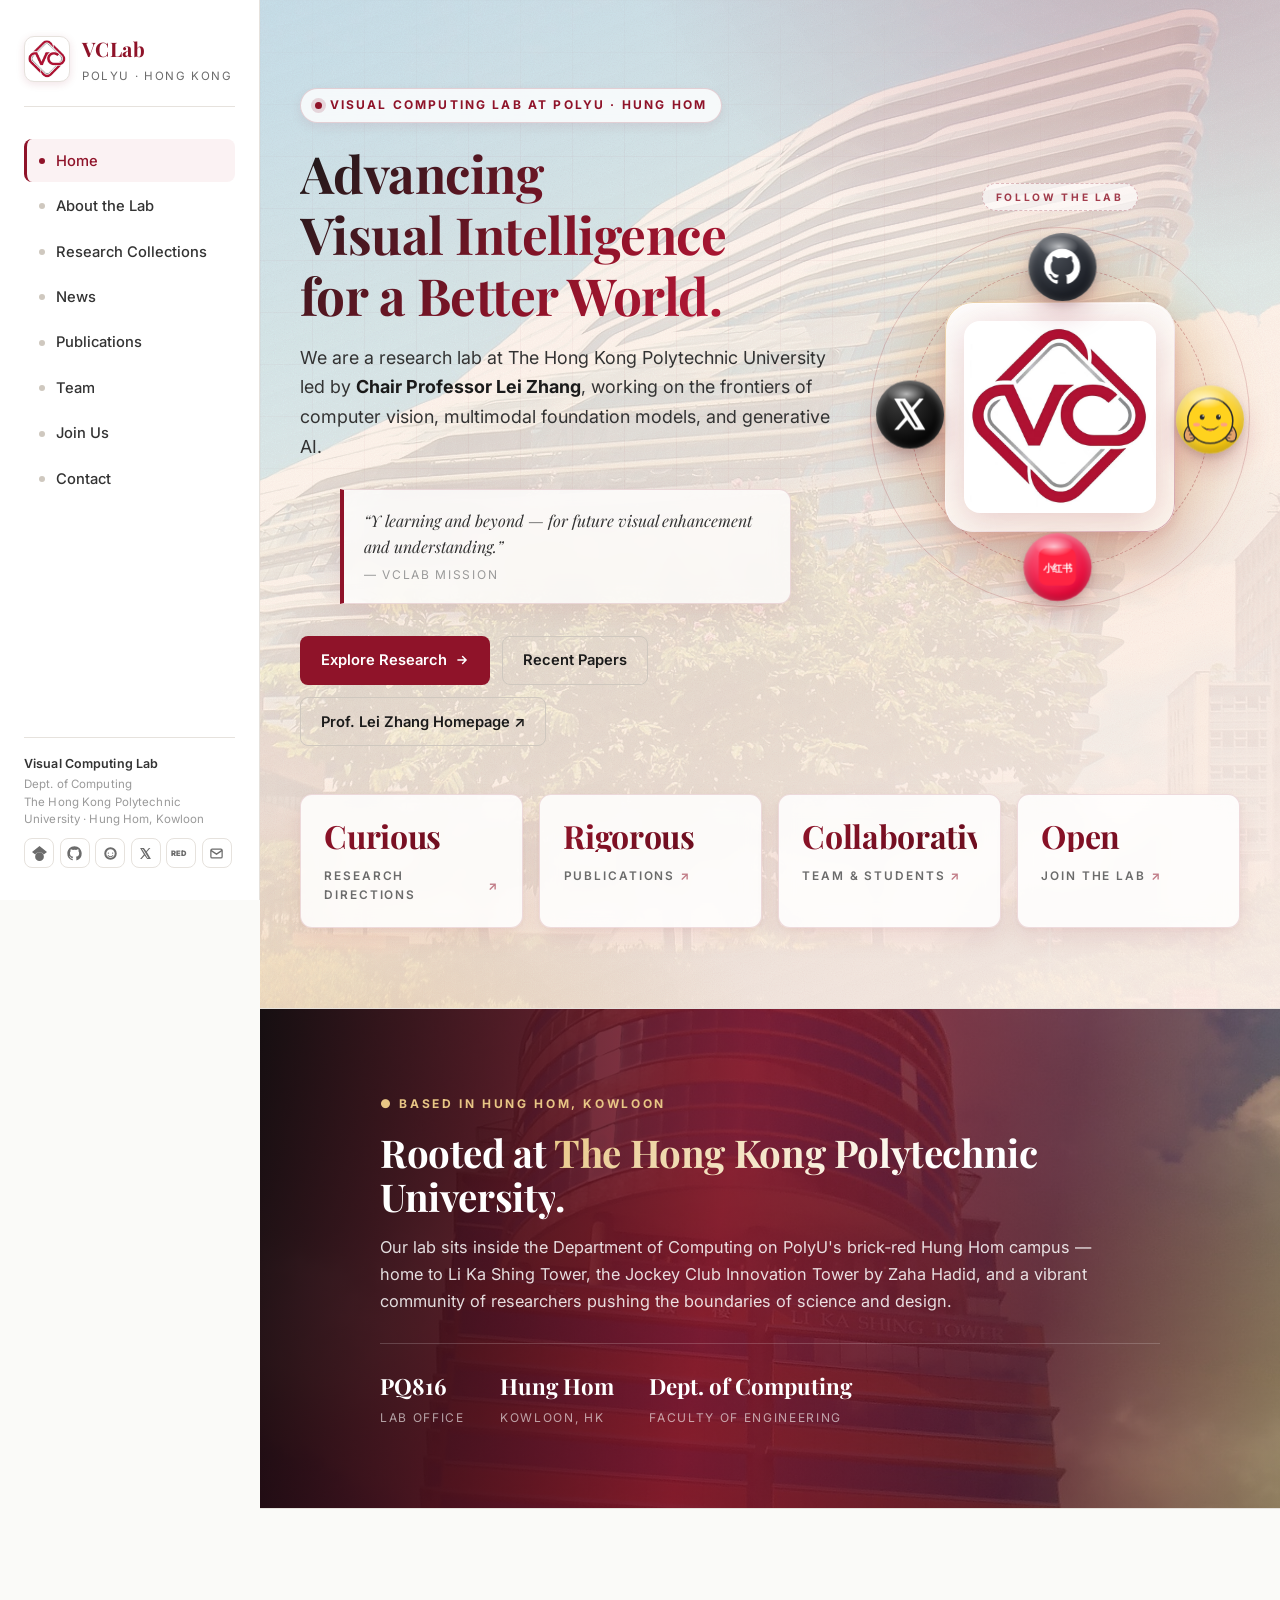
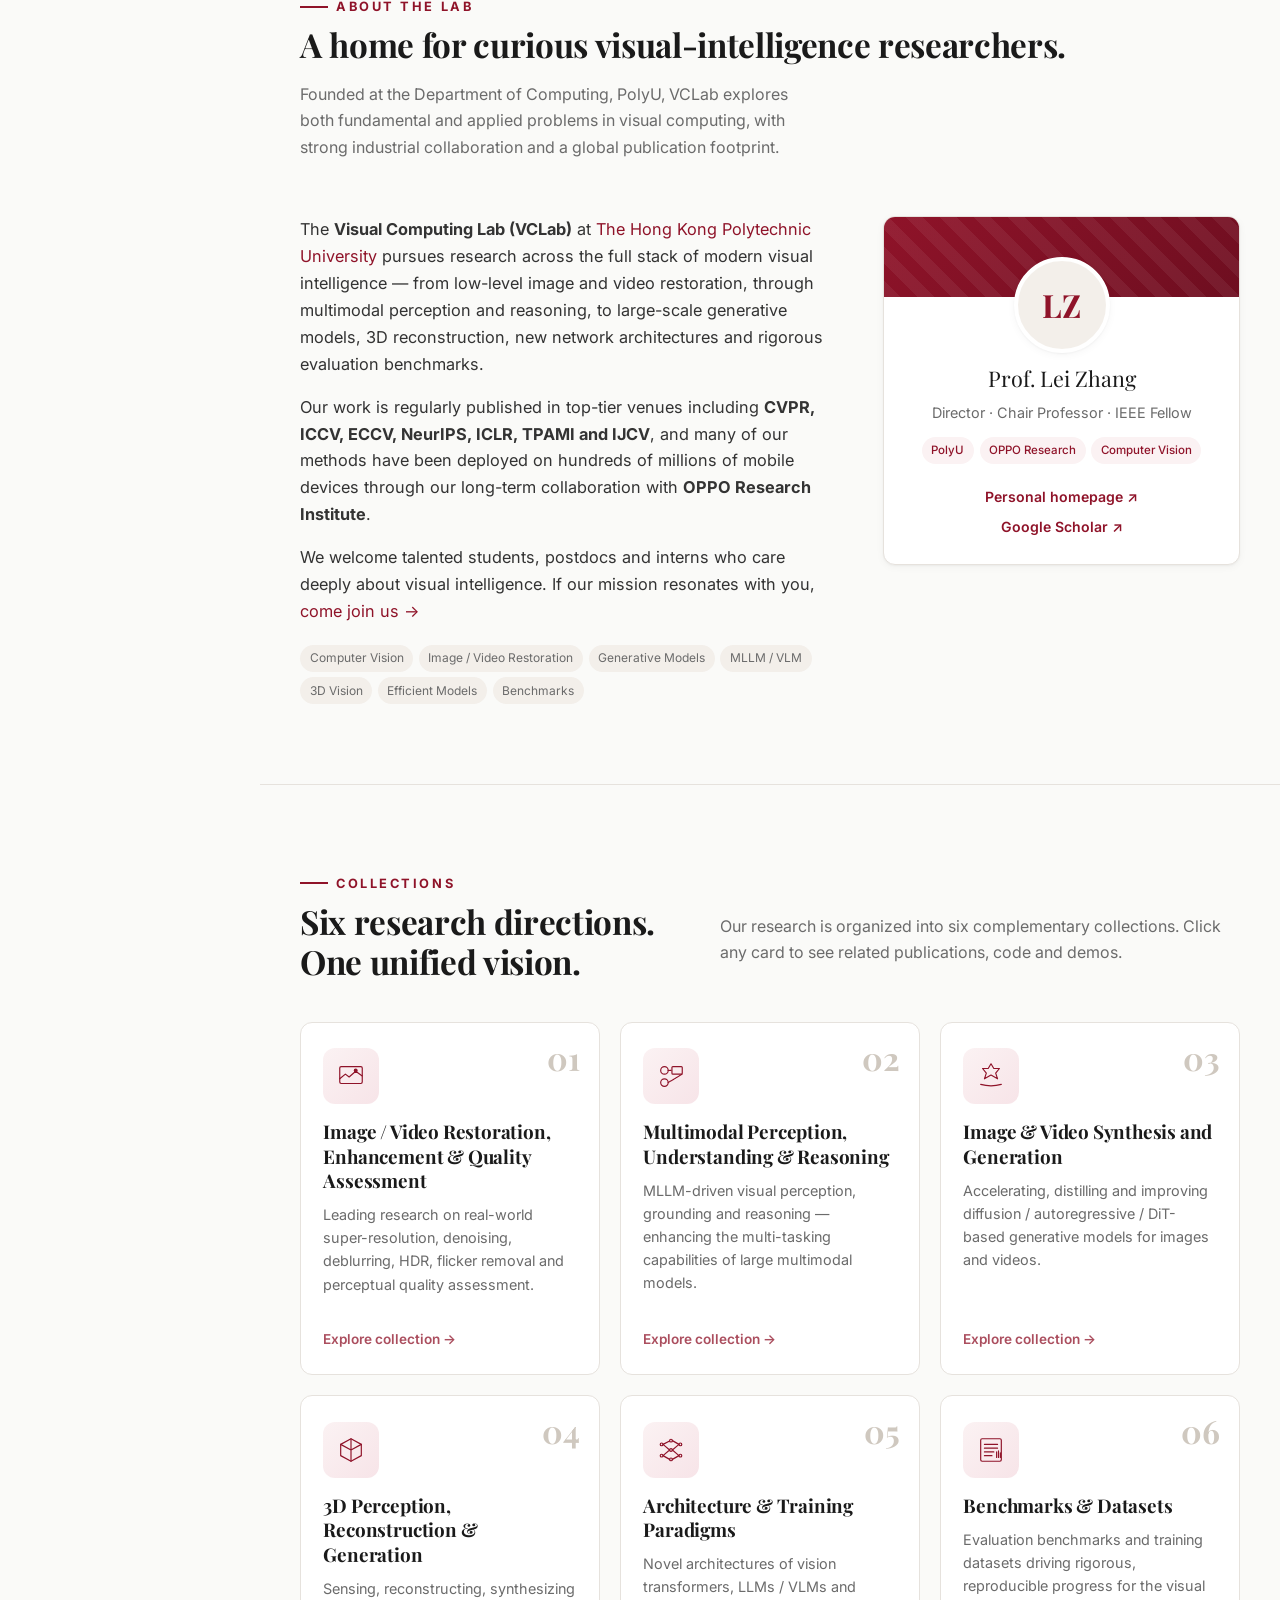
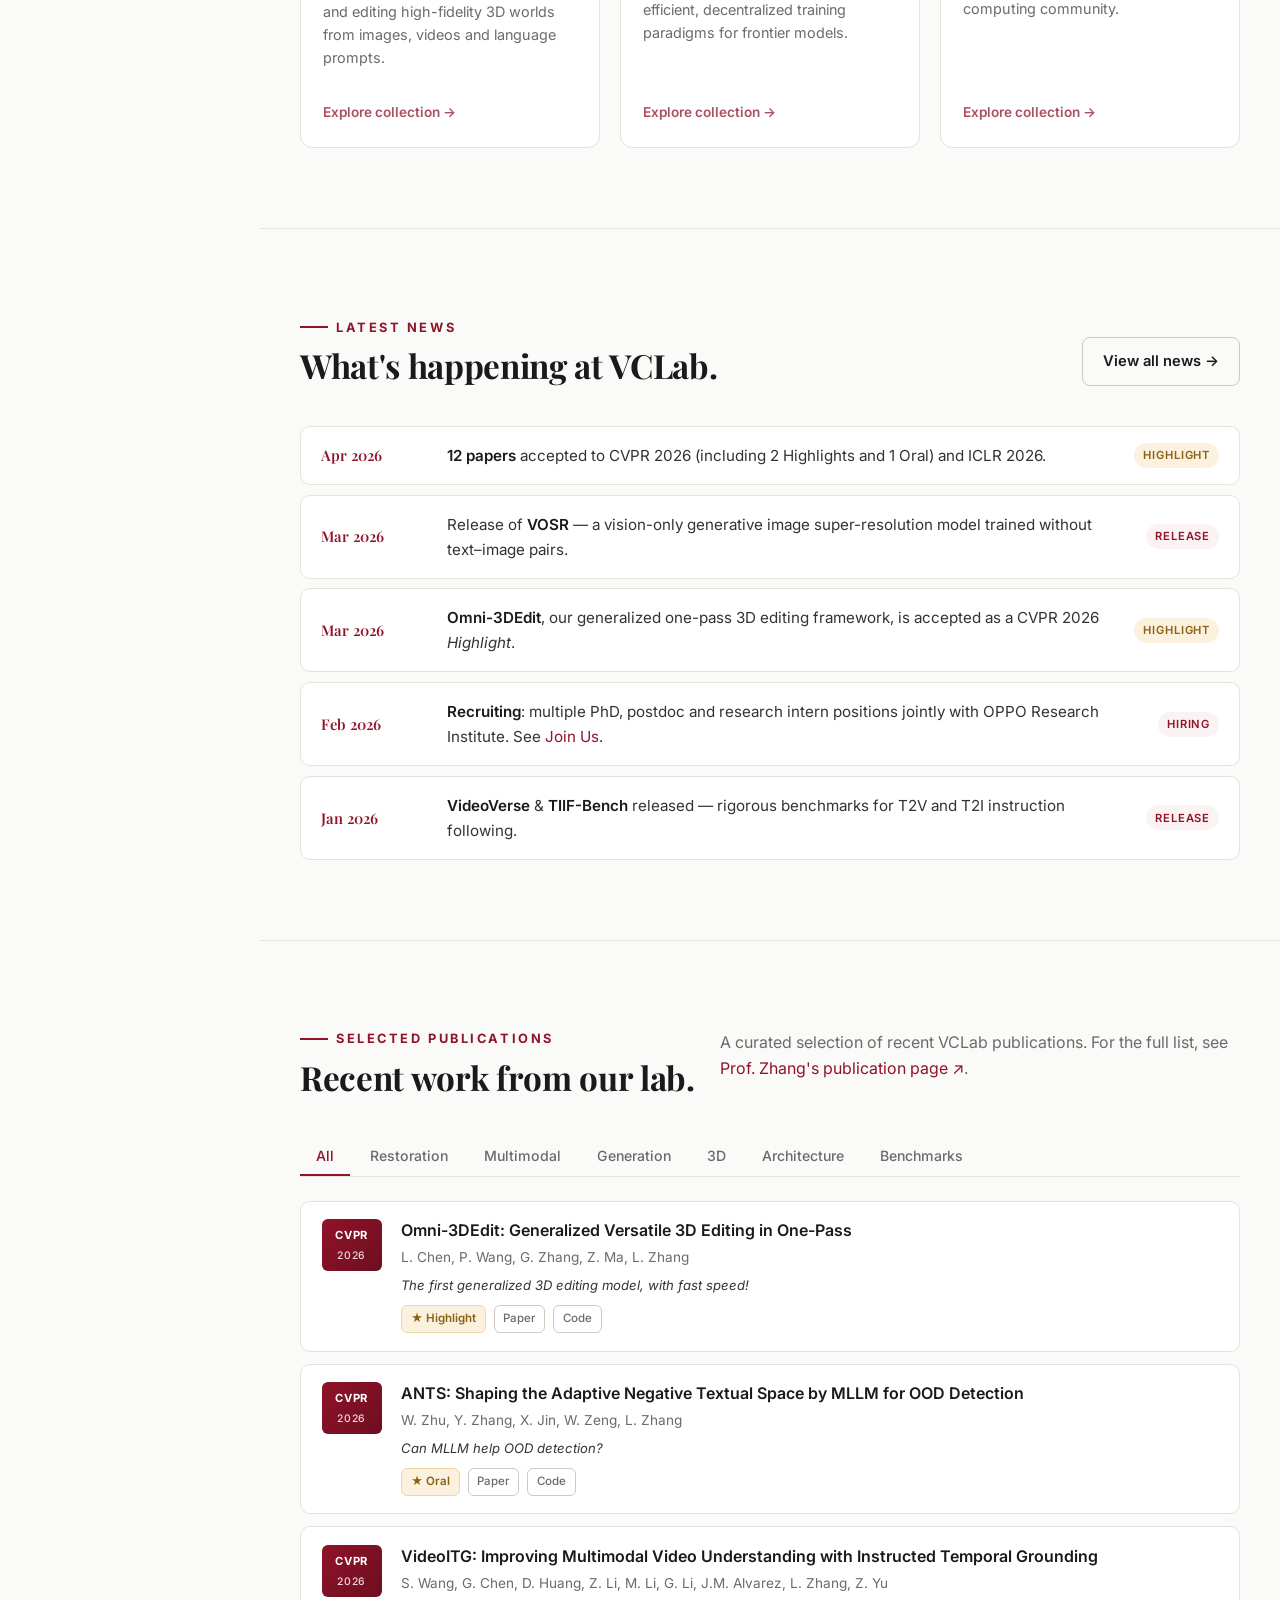
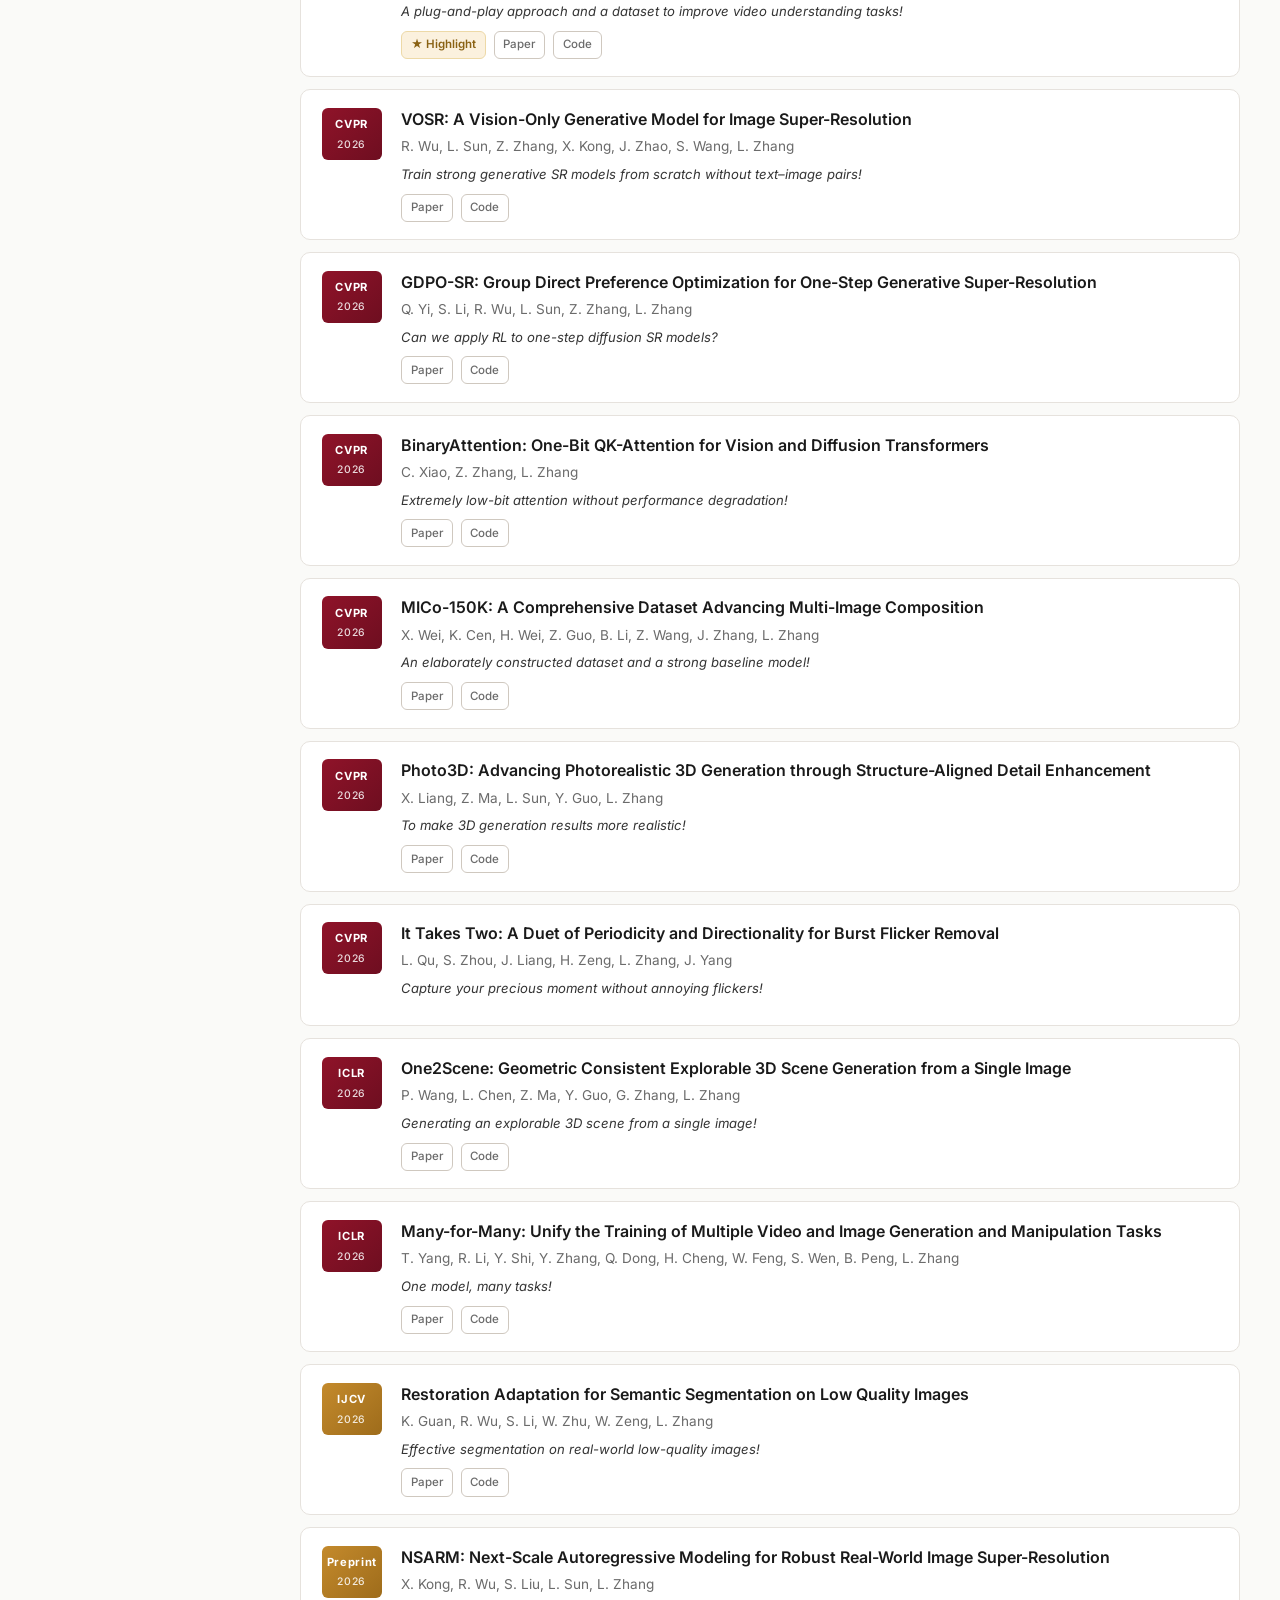
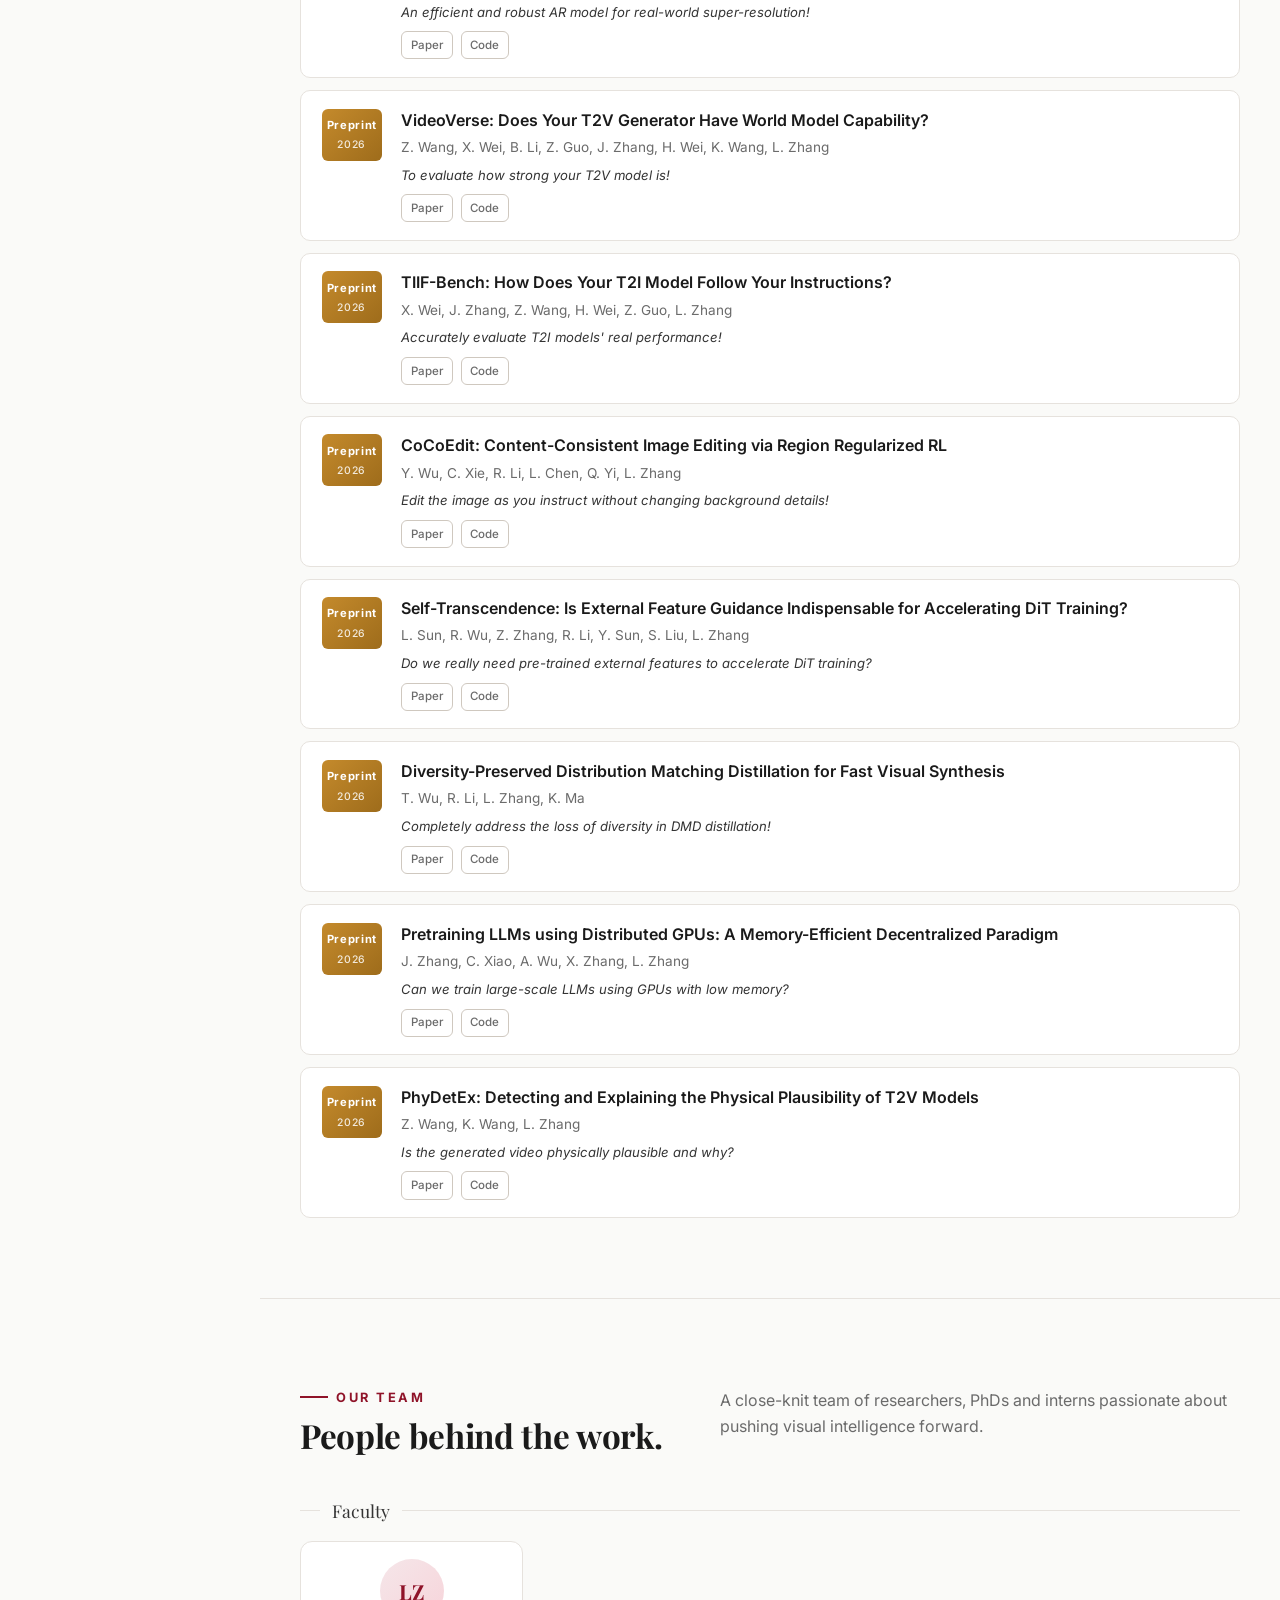
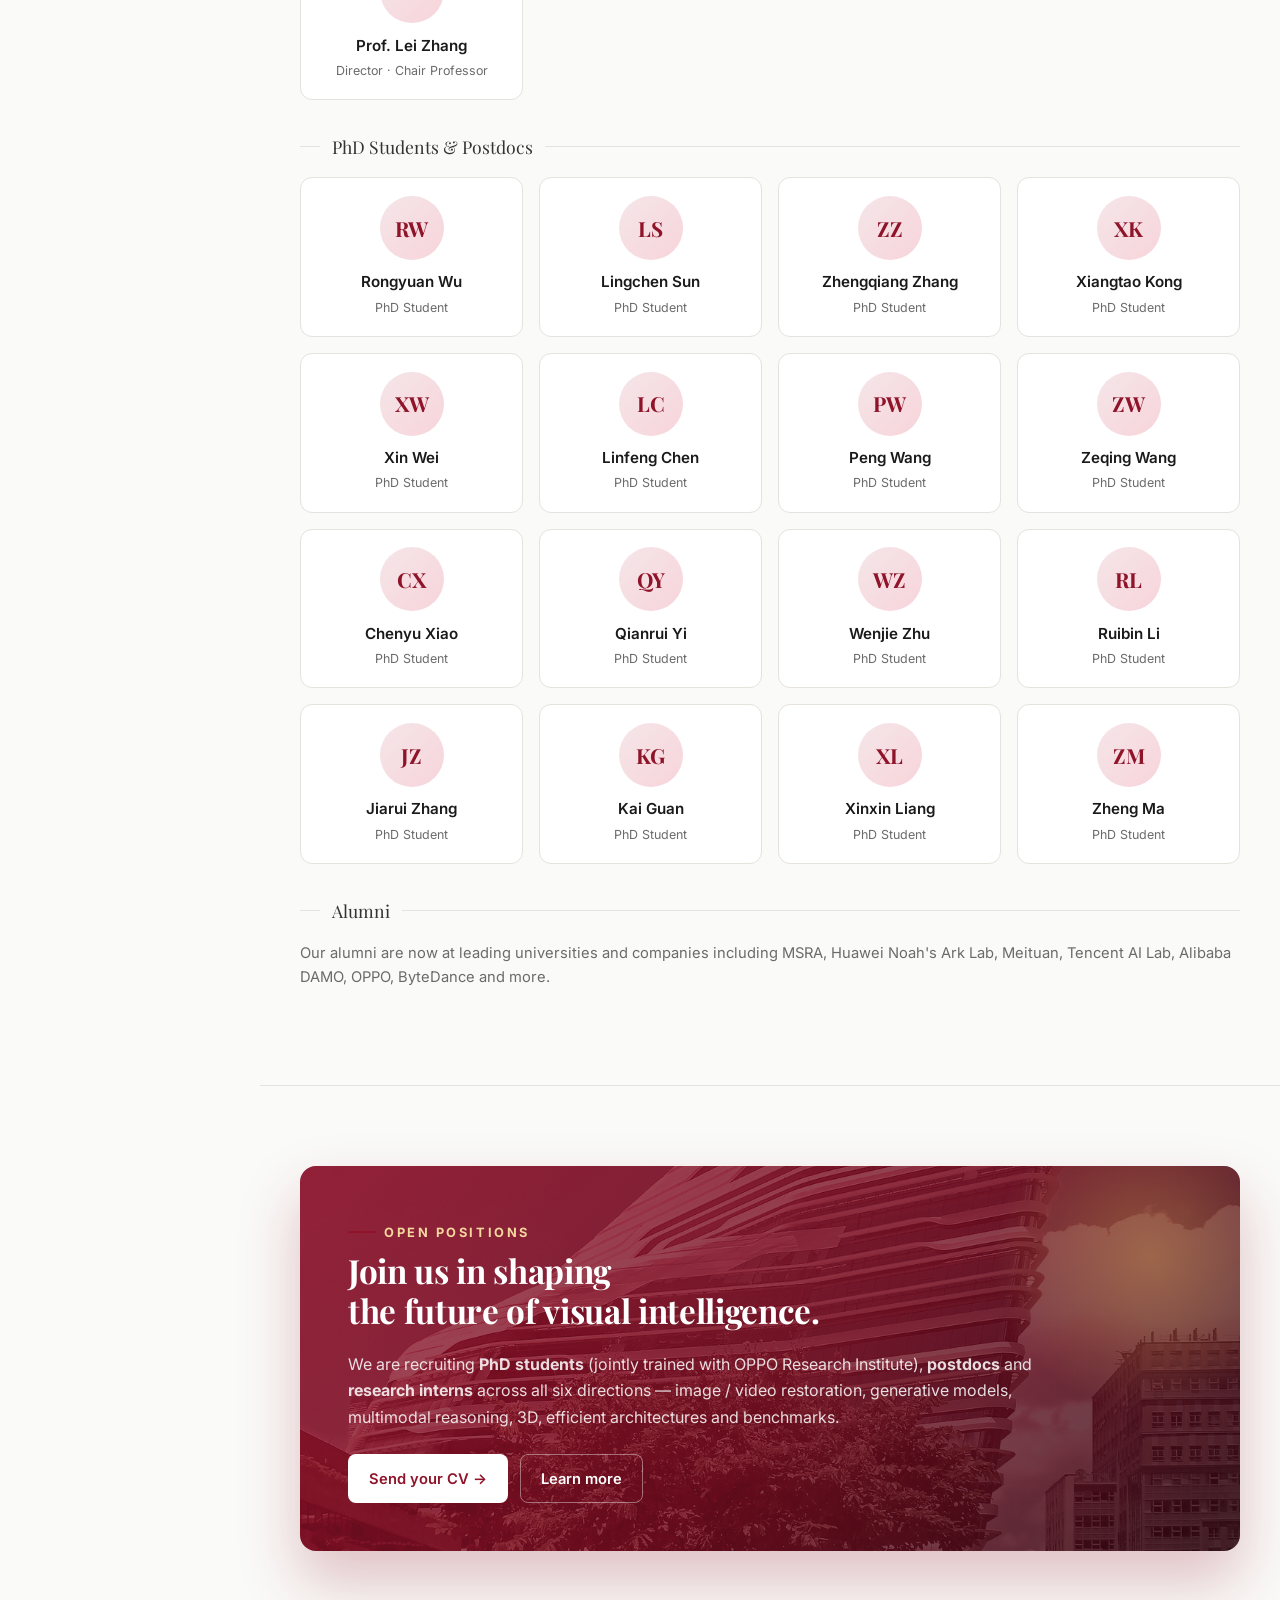
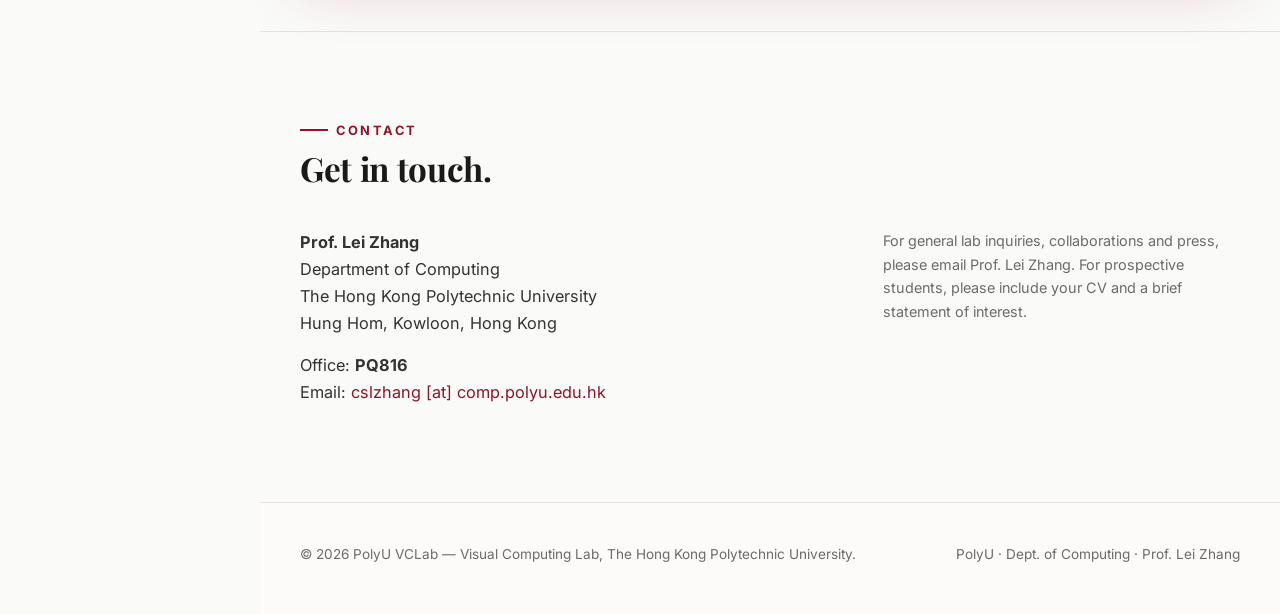
<file: index.html>
<!DOCTYPE html>
<html lang="en">
<head>
<meta charset="UTF-8" />
<meta name="viewport" content="width=device-width, initial-scale=1.0" />
<title>PolyU VCLab · Visual Computing Lab</title>
<meta name="description" content="PolyU Visual Computing Lab (VCLab) — led by Chair Professor Lei Zhang at The Hong Kong Polytechnic University. Research on visual restoration, multimodal reasoning, image/video synthesis, 3D perception, model architectures and benchmarks." />
<link rel="icon" type="image/svg+xml" href="assets/icons/favicon.svg" />
<link rel="preconnect" href="https://fonts.googleapis.com" />
<link rel="preconnect" href="https://fonts.gstatic.com" crossorigin />
<link href="https://fonts.googleapis.com/css2?family=Inter:wght@400;500;600;700&family=Playfair+Display:wght@600;700&display=swap" rel="stylesheet" />
<link rel="stylesheet" href="assets/css/style.css?v=2026041801" />
</head>
<body>

<button class="menu-toggle" aria-label="Toggle menu" onclick="document.querySelector('.sidebar').classList.toggle('is-open')">
  <svg width="20" height="20" viewBox="0 0 24 24" fill="none" stroke="currentColor" stroke-width="2" stroke-linecap="round"><path d="M3 6h18M3 12h18M3 18h18"/></svg>
</button>

<div class="layout">

  <!-- ============ Sidebar ============ -->
  <aside class="sidebar">
    <div class="brand">
      <img class="brand__logo" src="assets/images/vclab-logo.jpg" alt="VCLab logo" />
      <div>
        <div class="brand__text">VCLab</div>
        <div class="brand__sub">PolyU · Hong Kong</div>
      </div>
    </div>

    <nav class="sidebar__nav" id="nav">
      <a href="#home"         class="active"><span class="dot"></span>Home</a>
      <a href="#about"><span class="dot"></span>About the Lab</a>
      <a href="#research"><span class="dot"></span>Research Collections</a>
      <a href="#news"><span class="dot"></span>News</a>
      <a href="#publications"><span class="dot"></span>Publications</a>
      <a href="#team"><span class="dot"></span>Team</a>
      <a href="#join"><span class="dot"></span>Join Us</a>
      <a href="#contact"><span class="dot"></span>Contact</a>
    </nav>

    <div class="sidebar__footer">
      <strong>Visual Computing Lab</strong>
      Dept. of Computing<br/>
      The Hong Kong Polytechnic<br/>University · Hung Hom, Kowloon
      <div class="sidebar__socials">
        <a href="https://scholar.google.com/citations?user=tAK5l1IAAAAJ" title="Google Scholar" target="_blank" rel="noopener">
          <svg width="15" height="15" viewBox="0 0 24 24" fill="currentColor"><path d="M5.242 13.769L0 9.5 12 0l12 9.5-5.242 4.269C17.548 11.249 14.978 9.5 12 9.5c-2.977 0-5.548 1.748-6.758 4.269zM12 10a7 7 0 100 14 7 7 0 000-14z"/></svg>
        </a>
        <a href="https://github.com/PolyU-VCLab" title="GitHub — PolyU-VCLab" target="_blank" rel="noopener">
          <svg width="15" height="15" viewBox="0 0 24 24" fill="currentColor"><path d="M12 .5C5.65.5.5 5.65.5 12a11.5 11.5 0 007.86 10.94c.58.1.79-.25.79-.56v-2.04c-3.2.69-3.87-1.37-3.87-1.37-.53-1.33-1.29-1.69-1.29-1.69-1.05-.72.08-.7.08-.7 1.16.08 1.77 1.19 1.77 1.19 1.03 1.77 2.71 1.26 3.37.96.1-.75.4-1.26.73-1.55-2.55-.29-5.24-1.28-5.24-5.7 0-1.26.45-2.29 1.19-3.1-.12-.29-.52-1.47.11-3.06 0 0 .97-.31 3.18 1.18a11 11 0 015.78 0c2.21-1.49 3.18-1.18 3.18-1.18.63 1.59.23 2.77.11 3.06.74.81 1.19 1.84 1.19 3.1 0 4.43-2.69 5.41-5.25 5.69.41.35.78 1.05.78 2.12v3.14c0 .31.21.67.8.56A11.5 11.5 0 0023.5 12C23.5 5.65 18.35.5 12 .5z"/></svg>
        </a>
        <a href="https://huggingface.co/VCLab-PolyU" title="Hugging Face — VCLab-PolyU" target="_blank" rel="noopener">
          <svg width="15" height="15" viewBox="0 0 24 24" fill="currentColor"><path d="M12 2a10 10 0 100 20 10 10 0 000-20zm0 3.2a6.8 6.8 0 11-.001 13.601A6.8 6.8 0 0112 5.2zM8.6 10.2a1.1 1.1 0 100 2.2 1.1 1.1 0 000-2.2zm6.8 0a1.1 1.1 0 100 2.2 1.1 1.1 0 000-2.2zM8.2 14.4a.7.7 0 00-.56 1.12C8.62 16.84 10.18 17.6 12 17.6s3.38-.76 4.36-2.08a.7.7 0 10-1.12-.84c-.72.96-1.88 1.52-3.24 1.52s-2.52-.56-3.24-1.52a.7.7 0 00-.56-.28z"/></svg>
        </a>
        <a href="https://x.com/HKPU_VC_Lab" title="X — HKPU_VC_Lab" target="_blank" rel="noopener">
          <svg width="13" height="13" viewBox="0 0 24 24" fill="currentColor"><path d="M18.244 2H21l-6.52 7.45L22 22h-6.84l-4.77-6.24L4.8 22H2.04l6.98-7.98L2 2h7.02l4.31 5.71L18.244 2zm-2.4 18.2h1.54L7.23 3.72H5.59l10.254 16.48z"/></svg>
        </a>
        <a href="https://xhslink.com/m/7EbXvH5mcAX" title="小红书 — HKPU VC Lab" target="_blank" rel="noopener" class="sidebar__socials-red">
          <svg width="20" height="13" viewBox="0 0 40 20" fill="currentColor">
            <text x="0" y="15" font-family="'Inter', sans-serif" font-weight="900" font-size="15" letter-spacing="-0.5">RED</text>
          </svg>
        </a>
        <a href="mailto:cslzhang@comp.polyu.edu.hk" title="Email">
          <svg width="15" height="15" viewBox="0 0 24 24" fill="none" stroke="currentColor" stroke-width="2"><rect x="3" y="5" width="18" height="14" rx="2"/><path d="m3 7 9 6 9-6"/></svg>
        </a>
      </div>
    </div>
  </aside>

  <!-- ============ Main ============ -->
  <main class="main">

    <!-- ============ Hero ============ -->
    <section id="home" class="hero">
      <div class="hero__bg" aria-hidden="true">
        <div class="hero__bg-img"></div>
        <div class="hero__bg-overlay"></div>
        <div class="hero__bg-noise"></div>
      </div>
      <div class="hero__grid-bg"></div>
      <div class="container">
        <div class="hero__inner">
          <div data-reveal>
            <span class="hero__eyebrow">Visual Computing Lab at PolyU · Hung Hom</span>
            <h1>Advancing<br/>Visual Intelligence<br/>for a Better World.</h1>
            <p class="hero__tagline">
              We are a research lab at The Hong Kong Polytechnic University led by
              <strong>Chair Professor Lei Zhang</strong>, working on the frontiers of
              computer vision, multimodal foundation models, and generative AI.
            </p>
            <blockquote class="hero__mission">
              “Y learning and beyond — for future visual enhancement and understanding.”
              <small>— VCLab Mission</small>
            </blockquote>
            <div class="hero__ctas">
              <a href="#research" class="btn btn--primary">Explore Research
                <svg width="14" height="14" viewBox="0 0 24 24" fill="none" stroke="currentColor" stroke-width="2.5" stroke-linecap="round"><path d="M5 12h14M13 6l6 6-6 6"/></svg>
              </a>
              <a href="#publications" class="btn btn--ghost">Recent Papers</a>
              <a href="https://www4.comp.polyu.edu.hk/~cslzhang/" class="btn btn--ghost" target="_blank" rel="noopener">Prof. Lei Zhang Homepage ↗</a>
            </div>
          </div>

          <div class="hero__visual" data-reveal>
            <div class="hero__logo-stage">
              <div class="hero__logo-orbit"></div>
              <div class="hero__logo-orbit hero__logo-orbit--2"></div>
              <div class="hero__logo-glow"></div>
              <div class="hero__logo-card">
                <img src="assets/images/vclab-logo.jpg" alt="VCLab — Visual Computing Lab" />
              </div>

              <!-- Social planets orbiting the VC logo -->
              <a class="hero__planet hero__planet--top hero__planet--github"
                 href="https://github.com/PolyU-VCLab" target="_blank" rel="noopener" aria-label="GitHub — PolyU-VCLab">
                <span class="hero__planet-face">
                  <svg viewBox="0 0 24 24" fill="#fff" aria-hidden="true"><path d="M12 .5C5.65.5.5 5.65.5 12a11.5 11.5 0 007.86 10.94c.58.1.79-.25.79-.56v-2.04c-3.2.69-3.87-1.37-3.87-1.37-.53-1.33-1.29-1.69-1.29-1.69-1.05-.72.08-.7.08-.7 1.16.08 1.77 1.19 1.77 1.19 1.03 1.77 2.71 1.26 3.37.96.1-.75.4-1.26.73-1.55-2.55-.29-5.24-1.28-5.24-5.7 0-1.26.45-2.29 1.19-3.1-.12-.29-.52-1.47.11-3.06 0 0 .97-.31 3.18 1.18a11 11 0 015.78 0c2.21-1.49 3.18-1.18 3.18-1.18.63 1.59.23 2.77.11 3.06.74.81 1.19 1.84 1.19 3.1 0 4.43-2.69 5.41-5.25 5.69.41.35.78 1.05.78 2.12v3.14c0 .31.21.67.8.56A11.5 11.5 0 0023.5 12C23.5 5.65 18.35.5 12 .5z"/></svg>
                </span>
                <span class="hero__planet-label">GitHub</span>
              </a>

              <a class="hero__planet hero__planet--right hero__planet--hf"
                 href="https://huggingface.co/VCLab-PolyU" target="_blank" rel="noopener" aria-label="Hugging Face — VCLab-PolyU">
                <span class="hero__planet-face">
                  <!-- Official-style 🤗 face emoji -->
                  <svg viewBox="0 0 100 100" aria-hidden="true">
                    <!-- Hands (hugging gesture) -->
                    <g fill="#E3A26A" stroke="#2D2D2D" stroke-width="2" stroke-linejoin="round">
                      <path d="M12 62 Q6 72 10 80 Q14 85 22 82 L30 73 Q26 64 20 60 Q14 58 12 62 Z"/>
                      <path d="M88 62 Q94 72 90 80 Q86 85 78 82 L70 73 Q74 64 80 60 Q86 58 88 62 Z"/>
                      <!-- Finger hints -->
                      <path d="M14 66 L22 66 M16 72 L24 72 M18 78 L26 76" stroke-width="1.2" fill="none"/>
                      <path d="M86 66 L78 66 M84 72 L76 72 M82 78 L74 76" stroke-width="1.2" fill="none"/>
                    </g>
                    <!-- Yellow face -->
                    <circle cx="50" cy="50" r="36" fill="#FFD21E" stroke="#2D2D2D" stroke-width="2.5"/>
                    <!-- Eyes -->
                    <ellipse cx="37" cy="44" rx="3.8" ry="4.2" fill="#2D2D2D"/>
                    <ellipse cx="63" cy="44" rx="3.8" ry="4.2" fill="#2D2D2D"/>
                    <circle cx="38.6" cy="42.4" r="1.2" fill="#fff"/>
                    <circle cx="64.6" cy="42.4" r="1.2" fill="#fff"/>
                    <!-- Blush -->
                    <ellipse cx="28" cy="56" rx="5.5" ry="3" fill="#FF8FA3" opacity=".75"/>
                    <ellipse cx="72" cy="56" rx="5.5" ry="3" fill="#FF8FA3" opacity=".75"/>
                    <!-- Smiling open mouth + tongue -->
                    <path d="M35 58 Q50 74 65 58 Q50 68 35 58 Z" fill="#2D2D2D"/>
                    <path d="M43 63 Q50 69 57 63 Q50 66 43 63 Z" fill="#FF6B7A"/>
                  </svg>
                </span>
                <span class="hero__planet-label">Hugging&nbsp;Face</span>
              </a>

              <a class="hero__planet hero__planet--bottom hero__planet--red"
                 href="https://xhslink.com/m/7EbXvH5mcAX" target="_blank" rel="noopener" aria-label="小红书 — HKPU VC Lab">
                <span class="hero__planet-face">
                  <!-- Real 小红书 app icon: red squircle + white 小红书 wordmark -->
                  <svg viewBox="0 0 100 100" aria-hidden="true">
                    <rect x="0" y="0" width="100" height="100" rx="22" ry="22" fill="#FE2442"/>
                    <text x="50" y="62"
                          text-anchor="middle"
                          font-family="'PingFang SC','Hiragino Sans GB','Microsoft YaHei','Heiti SC','SimHei',sans-serif"
                          font-weight="900"
                          font-size="28"
                          letter-spacing="-1"
                          fill="#fff">小红书</text>
                  </svg>
                </span>
                <span class="hero__planet-label">小红书 · HKPU VC Lab</span>
              </a>

              <a class="hero__planet hero__planet--left hero__planet--x"
                 href="https://x.com/HKPU_VC_Lab" target="_blank" rel="noopener" aria-label="X — HKPU_VC_Lab">
                <span class="hero__planet-face">
                  <svg viewBox="0 0 24 24" fill="#fff" aria-hidden="true"><path d="M18.244 2H21l-6.52 7.45L22 22h-6.84l-4.77-6.24L4.8 22H2.04l6.98-7.98L2 2h7.02l4.31 5.71L18.244 2zm-2.4 18.2h1.54L7.23 3.72H5.59l10.254 16.48z"/></svg>
                </span>
                <span class="hero__planet-label">X · Twitter</span>
              </a>

              <span class="hero__chip-hint">Follow&nbsp;the&nbsp;lab</span>
            </div>
          </div>
        </div>

        <!-- ============ Hero value cards (adjectives instead of numbers) ============ -->
        <div class="hero__stats" data-reveal>
          <a href="#research" class="stat stat--link">
            <div class="stat__word">Curious</div>
            <div class="stat__label">Research Directions</div>
          </a>
          <a href="#publications" class="stat stat--link">
            <div class="stat__word">Rigorous</div>
            <div class="stat__label">Publications</div>
          </a>
          <a href="#team" class="stat stat--link">
            <div class="stat__word">Collaborative</div>
            <div class="stat__label">Team &amp; Students</div>
          </a>
          <a href="#join" class="stat stat--link">
            <div class="stat__word">Open</div>
            <div class="stat__label">Join the Lab</div>
          </a>
        </div>
      </div>
    </section>

    <!-- ============ Campus banner ============ -->
    <section class="campus-band" aria-label="PolyU campus">
      <div class="campus-band__img"></div>
      <div class="campus-band__overlay"></div>
      <div class="container campus-band__content">
        <div class="campus-band__kicker">● Based in Hung Hom, Kowloon</div>
        <h2 class="campus-band__title">Rooted at <span>The Hong Kong Polytechnic University</span>.</h2>
        <p class="campus-band__desc">
          Our lab sits inside the Department of Computing on PolyU's brick‑red Hung&nbsp;Hom campus —
          home to Li&nbsp;Ka&nbsp;Shing Tower, the Jockey&nbsp;Club Innovation Tower by Zaha&nbsp;Hadid,
          and a vibrant community of researchers pushing the boundaries of science and design.
        </p>
        <div class="campus-band__meta">
          <div><span>PQ816</span>Lab Office</div>
          <div><span>Hung Hom</span>Kowloon, HK</div>
          <div><span>Dept. of Computing</span>Faculty of Engineering</div>
        </div>
      </div>
    </section>

    <!-- ============ About ============ -->
    <section id="about">
      <div class="container">
        <div class="section-head">
          <div>
            <div class="section-head__kicker">About the Lab</div>
            <h2>A home for curious visual-intelligence researchers.</h2>
          </div>
          <p class="section-head__desc">Founded at the Department of Computing, PolyU, VCLab explores both fundamental and applied problems in visual computing, with strong industrial collaboration and a global publication footprint.</p>
        </div>

        <div class="about-grid">
          <div data-reveal>
            <p>The <strong>Visual Computing Lab (VCLab)</strong> at
              <a href="https://www.polyu.edu.hk/" target="_blank" rel="noopener">The Hong Kong Polytechnic University</a>
              pursues research across the full stack of modern visual intelligence — from low-level
              image and video restoration, through multimodal perception and reasoning, to
              large-scale generative models, 3D reconstruction, new network architectures and
              rigorous evaluation benchmarks.</p>

            <p>Our work is regularly published in top-tier venues including <strong>CVPR, ICCV, ECCV,
              NeurIPS, ICLR, TPAMI and IJCV</strong>, and many of our methods have been deployed on
              hundreds of millions of mobile devices through our long-term collaboration with
              <strong>OPPO Research Institute</strong>.</p>

            <p>We welcome talented students, postdocs and interns who care deeply about visual
              intelligence. If our mission resonates with you,
              <a href="#join">come join us →</a></p>

            <div class="chip-row" style="margin-top:1.25rem">
              <span class="chip">Computer Vision</span>
              <span class="chip">Image / Video Restoration</span>
              <span class="chip">Generative Models</span>
              <span class="chip">MLLM / VLM</span>
              <span class="chip">3D Vision</span>
              <span class="chip">Efficient Models</span>
              <span class="chip">Benchmarks</span>
            </div>
          </div>

          <div class="pi-card" data-reveal>
            <div class="pi-card__top"></div>
            <div class="pi-card__body">
              <div class="pi-card__avatar">LZ</div>
              <div class="pi-card__name">Prof. Lei Zhang</div>
              <div class="pi-card__title">Director · Chair Professor · IEEE Fellow</div>
              <div class="pi-card__tags">
                <span class="pi-card__tag">PolyU</span>
                <span class="pi-card__tag">OPPO Research</span>
                <span class="pi-card__tag">Computer Vision</span>
              </div>
              <a class="pi-card__link" href="https://www4.comp.polyu.edu.hk/~cslzhang/" target="_blank" rel="noopener">Personal homepage ↗</a><br/>
              <a class="pi-card__link" href="https://scholar.google.com/citations?user=tAK5l1IAAAAJ" target="_blank" rel="noopener">Google Scholar ↗</a>
            </div>
          </div>
        </div>
      </div>
    </section>

    <!-- ============ Research Collections ============ -->
    <section id="research">
      <div class="container">
        <div class="section-head">
          <div>
            <div class="section-head__kicker">Collections</div>
            <h2>Six research directions.<br/>One unified vision.</h2>
          </div>
          <p class="section-head__desc">Our research is organized into six complementary collections. Click any card to see related publications, code and demos.</p>
        </div>

        <div class="collections-grid">

          <a href="collections/restoration.html" class="col-card" data-reveal>
            <span class="col-card__num">01</span>
            <div class="col-card__icon">
              <svg viewBox="0 0 64 64" fill="none" stroke="currentColor" stroke-width="2.5" stroke-linecap="round" stroke-linejoin="round">
                <rect x="8" y="12" width="48" height="36" rx="3"/>
                <path d="M8 38 L20 28 L28 34 L42 22 L56 32"/>
                <circle cx="42" cy="20" r="3" fill="currentColor"/>
              </svg>
            </div>
            <h3 class="col-card__title">Image / Video Restoration, Enhancement &amp; Quality Assessment</h3>
            <p class="col-card__desc">Leading research on real-world super-resolution, denoising, deblurring, HDR, flicker removal and perceptual quality assessment.</p>
            <span class="col-card__arrow">Explore collection →</span>
          </a>

          <a href="collections/multimodal.html" class="col-card" data-reveal>
            <span class="col-card__num">02</span>
            <div class="col-card__icon">
              <svg viewBox="0 0 64 64" fill="none" stroke="currentColor" stroke-width="2.5" stroke-linecap="round" stroke-linejoin="round">
                <circle cx="18" cy="20" r="8"/>
                <rect x="34" y="12" width="22" height="16" rx="2"/>
                <circle cx="18" cy="46" r="8"/>
                <path d="M26 20 L34 20 M26 46 L56 28" stroke-dasharray="2 2"/>
              </svg>
            </div>
            <h3 class="col-card__title">Multimodal Perception, Understanding &amp; Reasoning</h3>
            <p class="col-card__desc">MLLM-driven visual perception, grounding and reasoning — enhancing the multi-tasking capabilities of large multimodal models.</p>
            <span class="col-card__arrow">Explore collection →</span>
          </a>

          <a href="collections/synthesis.html" class="col-card" data-reveal>
            <span class="col-card__num">03</span>
            <div class="col-card__icon">
              <svg viewBox="0 0 64 64" fill="none" stroke="currentColor" stroke-width="2.5" stroke-linecap="round" stroke-linejoin="round">
                <path d="M32 6 L38 16 L50 16 L42 26 L46 38 L32 30 L18 38 L22 26 L14 16 L26 16 Z"/>
                <path d="M10 50 Q32 56 54 50" />
              </svg>
            </div>
            <h3 class="col-card__title">Image &amp; Video Synthesis and Generation</h3>
            <p class="col-card__desc">Accelerating, distilling and improving diffusion / autoregressive / DiT-based generative models for images and videos.</p>
            <span class="col-card__arrow">Explore collection →</span>
          </a>

          <a href="collections/3d.html" class="col-card" data-reveal>
            <span class="col-card__num">04</span>
            <div class="col-card__icon">
              <svg viewBox="0 0 64 64" fill="none" stroke="currentColor" stroke-width="2.5" stroke-linecap="round" stroke-linejoin="round">
                <path d="M32 8 L54 20 L54 44 L32 56 L10 44 L10 20 Z"/>
                <path d="M32 8 L32 32 L10 20 M32 32 L54 20 M32 32 L32 56"/>
              </svg>
            </div>
            <h3 class="col-card__title">3D Perception, Reconstruction &amp; Generation</h3>
            <p class="col-card__desc">Sensing, reconstructing, synthesizing and editing high-fidelity 3D worlds from images, videos and language prompts.</p>
            <span class="col-card__arrow">Explore collection →</span>
          </a>

          <a href="collections/architecture.html" class="col-card" data-reveal>
            <span class="col-card__num">05</span>
            <div class="col-card__icon">
              <svg viewBox="0 0 64 64" fill="none" stroke="currentColor" stroke-width="2.5" stroke-linecap="round" stroke-linejoin="round">
                <circle cx="12" cy="20" r="3"/><circle cx="12" cy="44" r="3"/>
                <circle cx="32" cy="12" r="3"/><circle cx="32" cy="32" r="3"/><circle cx="32" cy="52" r="3"/>
                <circle cx="52" cy="20" r="3"/><circle cx="52" cy="44" r="3"/>
                <path d="M15 20 L29 13 M15 20 L29 32 M15 44 L29 32 M15 44 L29 52 M35 12 L49 20 M35 32 L49 20 M35 32 L49 44 M35 52 L49 44"/>
              </svg>
            </div>
            <h3 class="col-card__title">Architecture &amp; Training Paradigms</h3>
            <p class="col-card__desc">Novel architectures of vision transformers, LLMs / VLMs and efficient, decentralized training paradigms for frontier models.</p>
            <span class="col-card__arrow">Explore collection →</span>
          </a>

          <a href="collections/benchmarks.html" class="col-card" data-reveal>
            <span class="col-card__num">06</span>
            <div class="col-card__icon">
              <svg viewBox="0 0 64 64" fill="none" stroke="currentColor" stroke-width="2.5" stroke-linecap="round" stroke-linejoin="round">
                <rect x="10" y="8" width="44" height="48" rx="3"/>
                <path d="M18 20 h28 M18 28 h28 M18 36 h20 M18 44 h16"/>
                <path d="M44 48 L44 36 M48 48 L48 34 M52 48 L52 38"/>
              </svg>
            </div>
            <h3 class="col-card__title">Benchmarks &amp; Datasets</h3>
            <p class="col-card__desc">Evaluation benchmarks and training datasets driving rigorous, reproducible progress for the visual computing community.</p>
            <span class="col-card__arrow">Explore collection →</span>
          </a>

        </div>
      </div>
    </section>

    <!-- ============ News ============ -->
    <section id="news">
      <div class="container">
        <div class="section-head">
          <div>
            <div class="section-head__kicker">Latest News</div>
            <h2>What's happening at VCLab.</h2>
          </div>
          <a href="#publications" class="btn btn--ghost">View all news →</a>
        </div>

        <div class="news-wrap">
          <div class="news-item" data-reveal>
            <div class="news-date">Apr 2026</div>
            <div class="news-text"><strong>12 papers</strong> accepted to CVPR 2026 (including 2 Highlights and 1 Oral) and ICLR 2026.</div>
            <span class="news-badge news-badge--gold">Highlight</span>
          </div>
          <div class="news-item" data-reveal>
            <div class="news-date">Mar 2026</div>
            <div class="news-text">Release of <strong>VOSR</strong> — a vision-only generative image super-resolution model trained without text–image pairs.</div>
            <span class="news-badge">Release</span>
          </div>
          <div class="news-item" data-reveal>
            <div class="news-date">Mar 2026</div>
            <div class="news-text"><strong>Omni-3DEdit</strong>, our generalized one-pass 3D editing framework, is accepted as a CVPR 2026 <em>Highlight</em>.</div>
            <span class="news-badge news-badge--gold">Highlight</span>
          </div>
          <div class="news-item" data-reveal>
            <div class="news-date">Feb 2026</div>
            <div class="news-text"><strong>Recruiting</strong>: multiple PhD, postdoc and research intern positions jointly with OPPO Research Institute. See <a href="#join">Join Us</a>.</div>
            <span class="news-badge">Hiring</span>
          </div>
          <div class="news-item" data-reveal>
            <div class="news-date">Jan 2026</div>
            <div class="news-text"><strong>VideoVerse</strong> &amp; <strong>TIIF-Bench</strong> released — rigorous benchmarks for T2V and T2I instruction following.</div>
            <span class="news-badge">Release</span>
          </div>
        </div>
      </div>
    </section>

    <!-- ============ Publications ============ -->
    <section id="publications">
      <div class="container">
        <div class="section-head">
          <div>
            <div class="section-head__kicker">Selected Publications</div>
            <h2>Recent work from our lab.</h2>
          </div>
          <p class="section-head__desc">A curated selection of recent VCLab publications. For the full list, see <a href="https://www4.comp.polyu.edu.hk/~cslzhang/papers.htm" target="_blank" rel="noopener">Prof. Zhang's publication page ↗</a>.</p>
        </div>

        <div class="pub-tabs" id="pub-tabs">
          <button class="pub-tab active" data-filter="all">All</button>
          <button class="pub-tab" data-filter="restoration">Restoration</button>
          <button class="pub-tab" data-filter="multimodal">Multimodal</button>
          <button class="pub-tab" data-filter="synthesis">Generation</button>
          <button class="pub-tab" data-filter="3d">3D</button>
          <button class="pub-tab" data-filter="architecture">Architecture</button>
          <button class="pub-tab" data-filter="benchmarks">Benchmarks</button>
        </div>

        <div class="pub-list" id="pub-list">
          <!-- items injected by JS -->
        </div>
      </div>
    </section>

    <!-- ============ Team ============ -->
    <section id="team">
      <div class="container">
        <div class="section-head">
          <div>
            <div class="section-head__kicker">Our Team</div>
            <h2>People behind the work.</h2>
          </div>
          <p class="section-head__desc">A close-knit team of researchers, PhDs and interns passionate about pushing visual intelligence forward.</p>
        </div>

        <div class="team-group-title">Faculty</div>
        <div class="team-grid">
          <div class="team-card" data-reveal>
            <div class="team-avatar">LZ</div>
            <div class="team-name">Prof. Lei Zhang</div>
            <div class="team-role">Director · Chair Professor</div>
          </div>
        </div>

        <div class="team-group-title">PhD Students &amp; Postdocs</div>
        <div class="team-grid" id="students-grid">
          <!-- auto-rendered -->
        </div>

        <div class="team-group-title">Alumni</div>
        <p style="color:var(--muted); font-size:.92rem;">Our alumni are now at leading universities and companies including MSRA, Huawei Noah's Ark Lab, Meituan, Tencent AI Lab, Alibaba DAMO, OPPO, ByteDance and more.</p>
      </div>
    </section>

    <!-- ============ Join ============ -->
    <section id="join">
      <div class="container">
        <div class="join" data-reveal>
          <div class="section-head__kicker" style="color:#F6D89F">Open Positions</div>
          <h2>Join us in shaping<br/>the future of visual intelligence.</h2>
          <p>We are recruiting <strong>PhD students</strong> (jointly trained with OPPO Research Institute),
            <strong>postdocs</strong> and <strong>research interns</strong> across all six directions — image /
            video restoration, generative models, multimodal reasoning, 3D, efficient architectures
            and benchmarks.</p>
          <div class="hero__ctas" style="margin-top:1.5rem">
            <a href="mailto:cslzhang@comp.polyu.edu.hk?subject=VCLab%20Application" class="btn btn--primary">Send your CV →</a>
            <a href="https://www4.comp.polyu.edu.hk/~cslzhang/" class="btn btn--ghost" target="_blank" rel="noopener">Learn more</a>
          </div>
        </div>
      </div>
    </section>

    <!-- ============ Contact ============ -->
    <section id="contact">
      <div class="container">
        <div class="section-head">
          <div>
            <div class="section-head__kicker">Contact</div>
            <h2>Get in touch.</h2>
          </div>
        </div>
        <div class="about-grid">
          <div data-reveal>
            <p><strong>Prof. Lei Zhang</strong><br/>
              Department of Computing<br/>
              The Hong Kong Polytechnic University<br/>
              Hung Hom, Kowloon, Hong Kong</p>
            <p>Office: <strong>PQ816</strong><br/>
               Email: <a href="mailto:cslzhang@comp.polyu.edu.hk">cslzhang [at] comp.polyu.edu.hk</a></p>
          </div>
          <div data-reveal>
            <p style="color:var(--muted); font-size:.9rem">For general lab inquiries, collaborations and press, please email Prof. Lei Zhang. For prospective students, please include your CV and a brief statement of interest.</p>
          </div>
        </div>
      </div>
    </section>

    <!-- ============ Footer ============ -->
    <footer>
      <div class="container">
        <div>© 2026 PolyU VCLab — Visual Computing Lab, The Hong Kong Polytechnic University.</div>
        <div>
          <a href="https://www.polyu.edu.hk/" target="_blank" rel="noopener">PolyU</a> ·
          <a href="https://www.polyu.edu.hk/comp/" target="_blank" rel="noopener">Dept. of Computing</a> ·
          <a href="https://www4.comp.polyu.edu.hk/~cslzhang/" target="_blank" rel="noopener">Prof. Lei Zhang</a>
        </div>
      </div>
    </footer>

  </main>
</div>

<script src="assets/js/pubs.js?v=2026041801"></script>
<script src="assets/js/main.js?v=2026041801"></script>
</body>
</html>
</file>
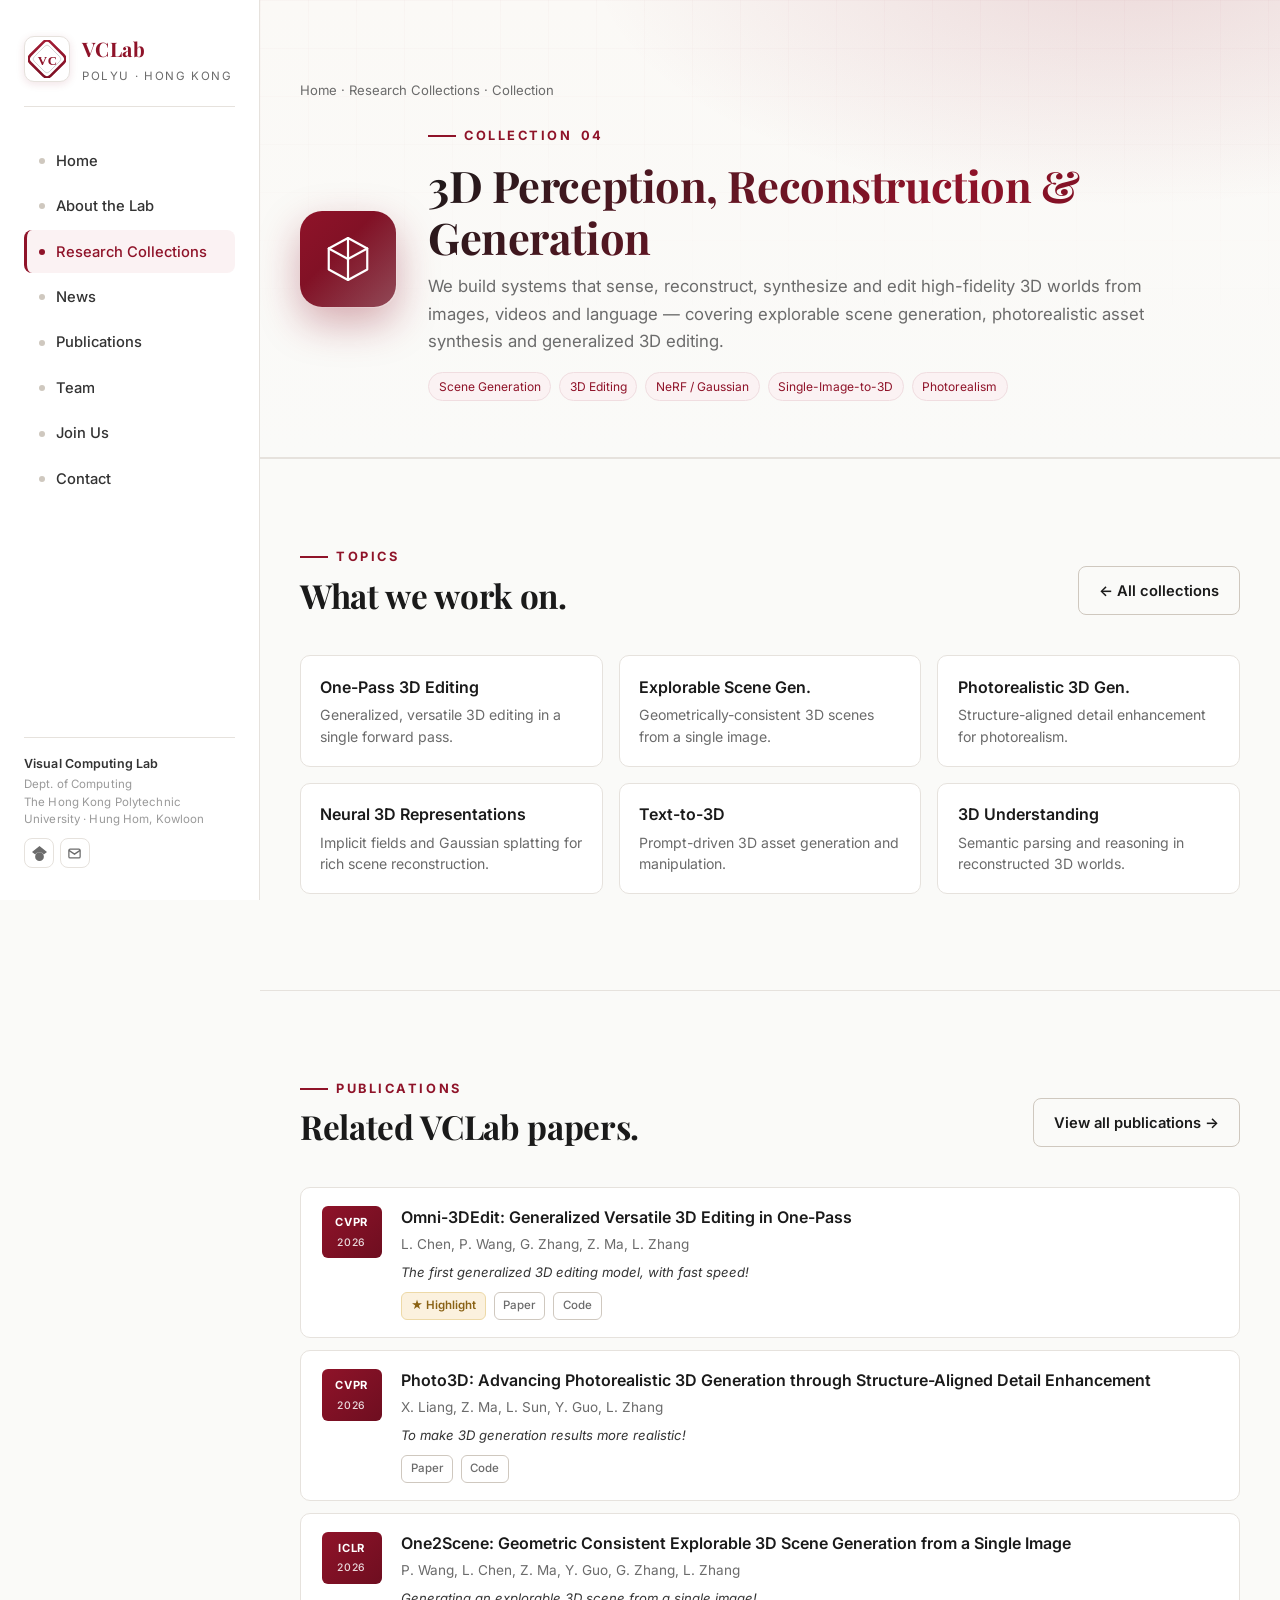
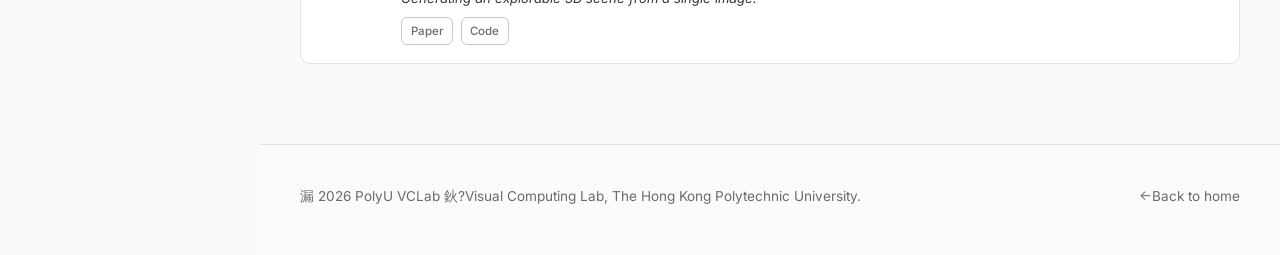
<file: collections/3d.html>
<!DOCTYPE html>
<html lang="en">
<head>
<meta charset="UTF-8" />
<meta name="viewport" content="width=device-width, initial-scale=1.0" />
<title>Collection · PolyU VCLab</title>
<link rel="icon" type="image/svg+xml" href="../assets/icons/favicon.svg" />
<link rel="preconnect" href="https://fonts.googleapis.com" />
<link rel="preconnect" href="https://fonts.gstatic.com" crossorigin />
<link href="https://fonts.googleapis.com/css2?family=Inter:wght@400;500;600;700&family=Playfair+Display:wght@600;700&display=swap" rel="stylesheet" />
<link rel="stylesheet" href="../assets/css/style.css" />
<link rel="stylesheet" href="../assets/css/collection.css" />
</head>
<body data-collection="3d">

<button class="menu-toggle" aria-label="Toggle menu" onclick="document.querySelector('.sidebar').classList.toggle('is-open')">
  <svg width="20" height="20" viewBox="0 0 24 24" fill="none" stroke="currentColor" stroke-width="2" stroke-linecap="round"><path d="M3 6h18M3 12h18M3 18h18"/></svg>
</button>

<div class="layout">

  <aside class="sidebar">
    <div class="brand">
      <img class="brand__logo" src="../assets/icons/vclab-logo.svg" alt="VCLab logo" />
      <div>
        <div class="brand__text">VCLab</div>
        <div class="brand__sub">PolyU · Hong Kong</div>
      </div>
    </div>
    <nav class="sidebar__nav">
      <a href="../index.html#home"><span class="dot"></span>Home</a>
      <a href="../index.html#about"><span class="dot"></span>About the Lab</a>
      <a href="../index.html#research" class="active"><span class="dot"></span>Research Collections</a>
      <a href="../index.html#news"><span class="dot"></span>News</a>
      <a href="../index.html#publications"><span class="dot"></span>Publications</a>
      <a href="../index.html#team"><span class="dot"></span>Team</a>
      <a href="../index.html#join"><span class="dot"></span>Join Us</a>
      <a href="../index.html#contact"><span class="dot"></span>Contact</a>
    </nav>
    <div class="sidebar__footer">
      <strong>Visual Computing Lab</strong>Dept. of Computing<br/>The Hong Kong Polytechnic<br/>University · Hung Hom, Kowloon
      <div class="sidebar__socials">
        <a href="https://scholar.google.com/citations?user=tAK5l1IAAAAJ" target="_blank" rel="noopener" title="Google Scholar">
          <svg width="15" height="15" viewBox="0 0 24 24" fill="currentColor"><path d="M5.242 13.769L0 9.5 12 0l12 9.5-5.242 4.269C17.548 11.249 14.978 9.5 12 9.5c-2.977 0-5.548 1.748-6.758 4.269zM12 10a7 7 0 100 14 7 7 0 000-14z"/></svg>
        </a>
        <a href="mailto:cslzhang@comp.polyu.edu.hk" title="Email">
          <svg width="15" height="15" viewBox="0 0 24 24" fill="none" stroke="currentColor" stroke-width="2"><rect x="3" y="5" width="18" height="14" rx="2"/><path d="m3 7 9 6 9-6"/></svg>
        </a>
      </div>
    </div>
  </aside>

  <main class="main">

    <section class="col-hero">
      <div class="col-hero__bg"></div>
      <div class="container">
        <div class="col-crumb"><a href="../index.html">Home</a> · <a href="../index.html#research">Research Collections</a> · Collection <span id="col-num-crumb"></span></div>
        <div class="col-hero__inner">
          <div class="col-hero__icon" id="col-icon">
            <svg viewBox='0 0 64 64' fill='none' stroke='currentColor' stroke-width='2.5' stroke-linecap='round' stroke-linejoin='round'><path d='M32 8 L54 20 L54 44 L32 56 L10 44 L10 20 Z'/><path d='M32 8 L32 32 L10 20 M32 32 L54 20 M32 32 L32 56'/></svg>
          </div>
          <div>
            <div class="section-head__kicker">Collection <span id="col-num">04</span></div>
            <h1 id="col-title">3D Perception, Reconstruction & Generation</h1>
            <p class="lead" id="col-lead"></p>
            <div class="col-meta chip-row" id="col-tags"></div>
          </div>
        </div>
      </div>
    </section>

    <section>
      <div class="container">
        <div class="section-head">
          <div>
            <div class="section-head__kicker">Topics</div>
            <h2>What we work on.</h2>
          </div>
          <a class="btn btn--ghost" href="../index.html#research">&larr; All collections</a>
        </div>
        <div class="topics" id="topics"></div>
      </div>
    </section>

    <section>
      <div class="container">
        <div class="section-head">
          <div>
            <div class="section-head__kicker">Publications</div>
            <h2>Related VCLab papers.</h2>
          </div>
          <a class="btn btn--ghost" href="../index.html#publications">View all publications &rarr;</a>
        </div>
        <div class="pub-list" id="pub-list"></div>
      </div>
    </section>

    <footer>
      <div class="container">
        <div>漏 2026 PolyU VCLab 鈥?Visual Computing Lab, The Hong Kong Polytechnic University.</div>
        <div><a href="../index.html">&larr;Back to home</a></div>
      </div>
    </footer>

  </main>
</div>

<script src="../assets/js/pubs.js"></script>
<script src="../assets/js/collection.js"></script>
</body>
</html>
</file>
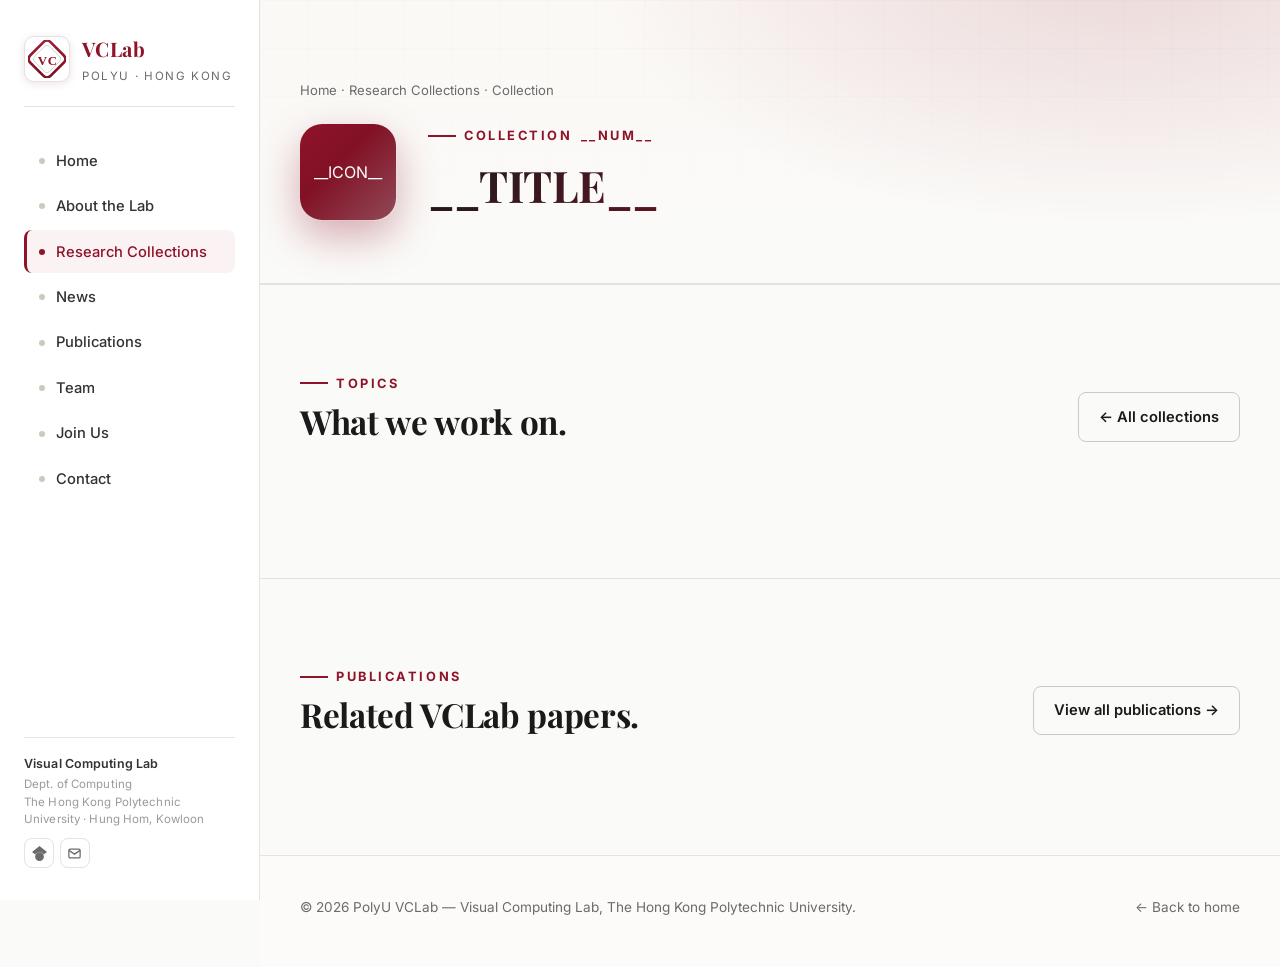
<file: collections/_template.html>
<!DOCTYPE html>
<html lang="en">
<head>
<meta charset="UTF-8" />
<meta name="viewport" content="width=device-width, initial-scale=1.0" />
<title>Collection · PolyU VCLab</title>
<link rel="icon" type="image/svg+xml" href="../assets/icons/favicon.svg" />
<link rel="preconnect" href="https://fonts.googleapis.com" />
<link rel="preconnect" href="https://fonts.gstatic.com" crossorigin />
<link href="https://fonts.googleapis.com/css2?family=Inter:wght@400;500;600;700&family=Playfair+Display:wght@600;700&display=swap" rel="stylesheet" />
<link rel="stylesheet" href="../assets/css/style.css" />
<link rel="stylesheet" href="../assets/css/collection.css" />
</head>
<body data-collection="__KEY__">

<button class="menu-toggle" aria-label="Toggle menu" onclick="document.querySelector('.sidebar').classList.toggle('is-open')">
  <svg width="20" height="20" viewBox="0 0 24 24" fill="none" stroke="currentColor" stroke-width="2" stroke-linecap="round"><path d="M3 6h18M3 12h18M3 18h18"/></svg>
</button>

<div class="layout">

  <aside class="sidebar">
    <div class="brand">
      <img class="brand__logo" src="../assets/icons/vclab-logo.svg" alt="VCLab logo" />
      <div>
        <div class="brand__text">VCLab</div>
        <div class="brand__sub">PolyU · Hong Kong</div>
      </div>
    </div>
    <nav class="sidebar__nav">
      <a href="../index.html#home"><span class="dot"></span>Home</a>
      <a href="../index.html#about"><span class="dot"></span>About the Lab</a>
      <a href="../index.html#research" class="active"><span class="dot"></span>Research Collections</a>
      <a href="../index.html#news"><span class="dot"></span>News</a>
      <a href="../index.html#publications"><span class="dot"></span>Publications</a>
      <a href="../index.html#team"><span class="dot"></span>Team</a>
      <a href="../index.html#join"><span class="dot"></span>Join Us</a>
      <a href="../index.html#contact"><span class="dot"></span>Contact</a>
    </nav>
    <div class="sidebar__footer">
      <strong>Visual Computing Lab</strong>Dept. of Computing<br/>The Hong Kong Polytechnic<br/>University · Hung Hom, Kowloon
      <div class="sidebar__socials">
        <a href="https://scholar.google.com/citations?user=tAK5l1IAAAAJ" target="_blank" rel="noopener" title="Google Scholar">
          <svg width="15" height="15" viewBox="0 0 24 24" fill="currentColor"><path d="M5.242 13.769L0 9.5 12 0l12 9.5-5.242 4.269C17.548 11.249 14.978 9.5 12 9.5c-2.977 0-5.548 1.748-6.758 4.269zM12 10a7 7 0 100 14 7 7 0 000-14z"/></svg>
        </a>
        <a href="mailto:cslzhang@comp.polyu.edu.hk" title="Email">
          <svg width="15" height="15" viewBox="0 0 24 24" fill="none" stroke="currentColor" stroke-width="2"><rect x="3" y="5" width="18" height="14" rx="2"/><path d="m3 7 9 6 9-6"/></svg>
        </a>
      </div>
    </div>
  </aside>

  <main class="main">

    <section class="col-hero">
      <div class="col-hero__bg"></div>
      <div class="container">
        <div class="col-crumb"><a href="../index.html">Home</a> · <a href="../index.html#research">Research Collections</a> · Collection <span id="col-num-crumb"></span></div>
        <div class="col-hero__inner">
          <div class="col-hero__icon" id="col-icon">
            __ICON__
          </div>
          <div>
            <div class="section-head__kicker">Collection <span id="col-num">__NUM__</span></div>
            <h1 id="col-title">__TITLE__</h1>
            <p class="lead" id="col-lead"></p>
            <div class="col-meta chip-row" id="col-tags"></div>
          </div>
        </div>
      </div>
    </section>

    <section>
      <div class="container">
        <div class="section-head">
          <div>
            <div class="section-head__kicker">Topics</div>
            <h2>What we work on.</h2>
          </div>
          <a class="btn btn--ghost" href="../index.html#research">← All collections</a>
        </div>
        <div class="topics" id="topics"></div>
      </div>
    </section>

    <section>
      <div class="container">
        <div class="section-head">
          <div>
            <div class="section-head__kicker">Publications</div>
            <h2>Related VCLab papers.</h2>
          </div>
          <a class="btn btn--ghost" href="../index.html#publications">View all publications →</a>
        </div>
        <div class="pub-list" id="pub-list"></div>
      </div>
    </section>

    <footer>
      <div class="container">
        <div>© 2026 PolyU VCLab — Visual Computing Lab, The Hong Kong Polytechnic University.</div>
        <div><a href="../index.html">← Back to home</a></div>
      </div>
    </footer>

  </main>
</div>

<script src="../assets/js/pubs.js"></script>
<script src="../assets/js/collection.js"></script>
</body>
</html>
</file>
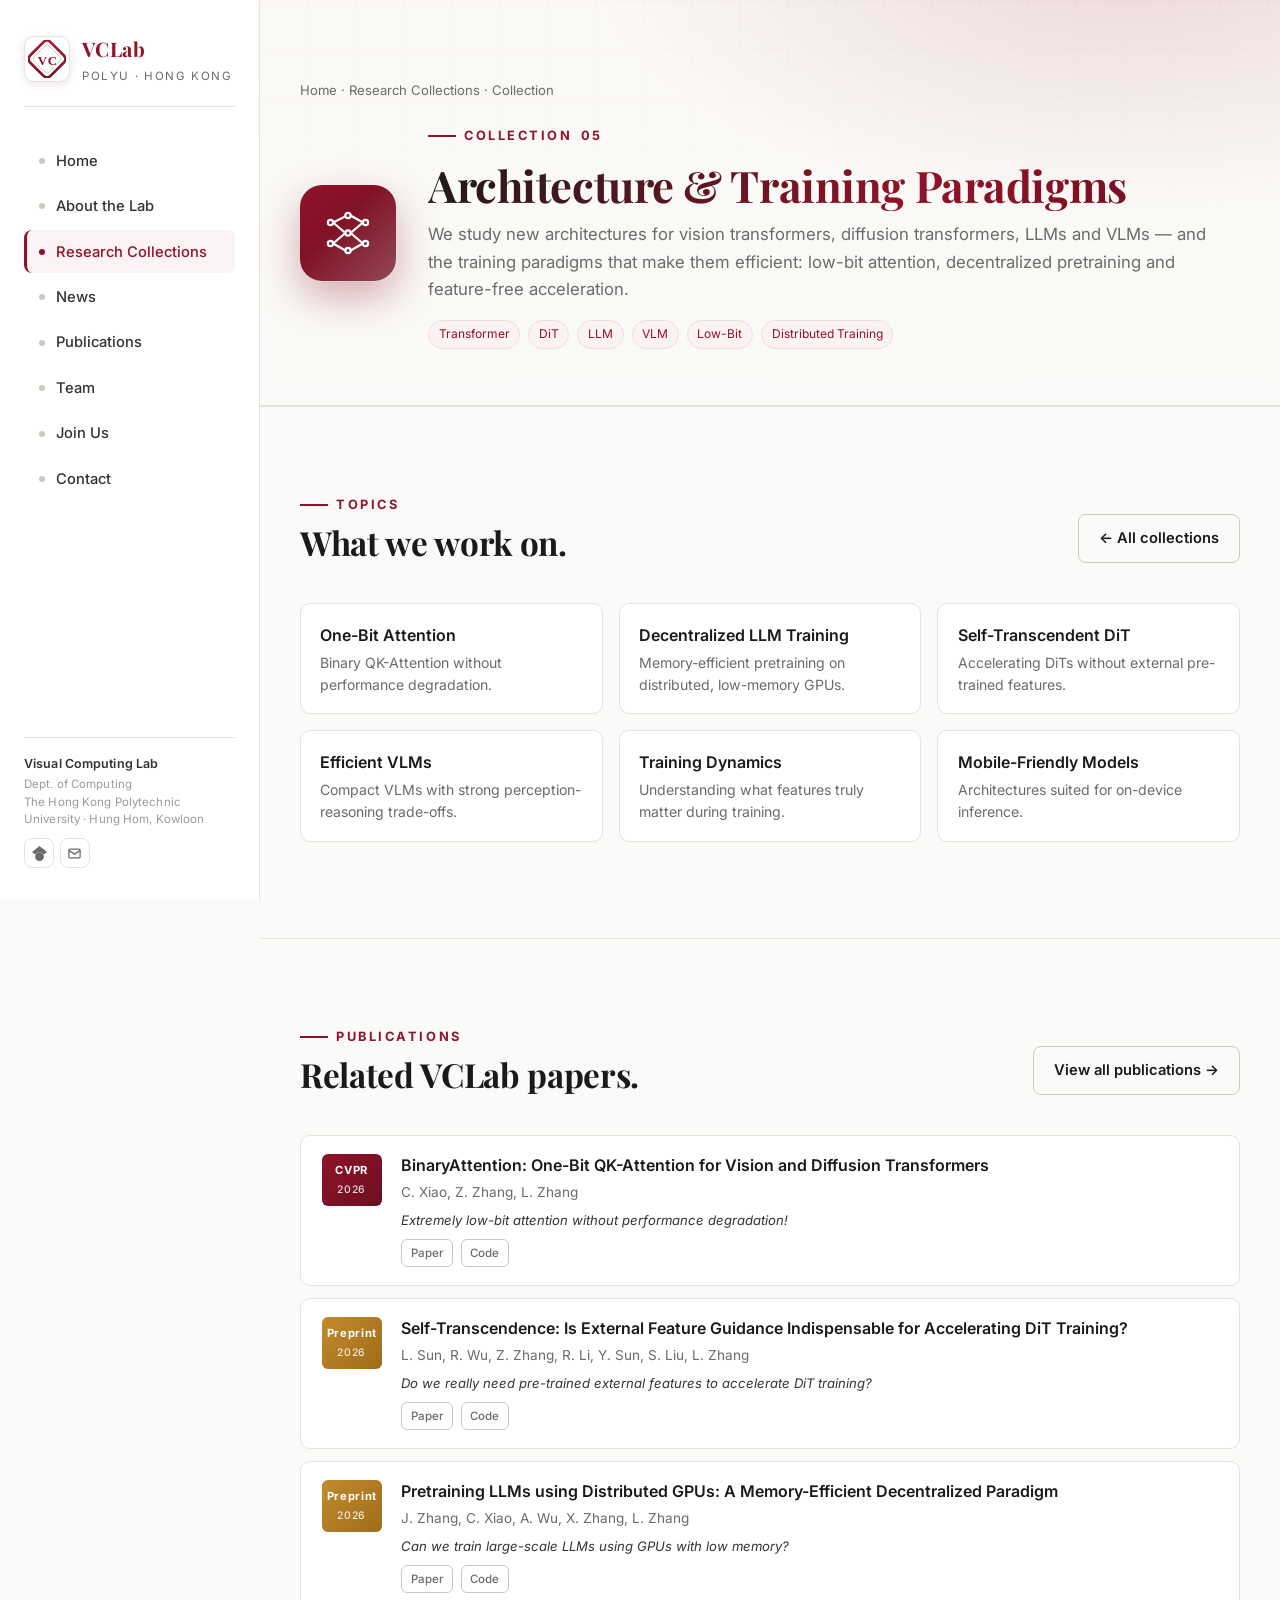
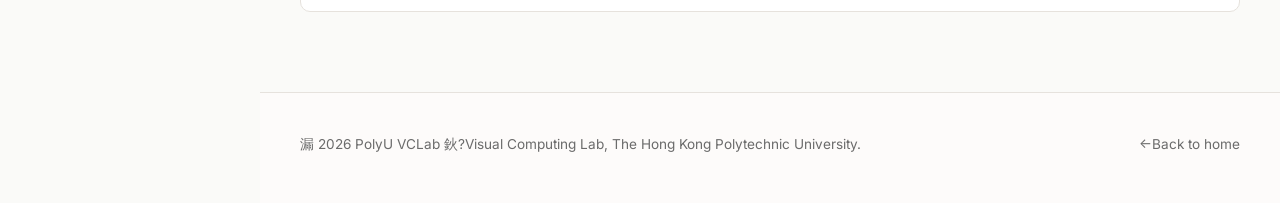
<file: collections/architecture.html>
<!DOCTYPE html>
<html lang="en">
<head>
<meta charset="UTF-8" />
<meta name="viewport" content="width=device-width, initial-scale=1.0" />
<title>Collection · PolyU VCLab</title>
<link rel="icon" type="image/svg+xml" href="../assets/icons/favicon.svg" />
<link rel="preconnect" href="https://fonts.googleapis.com" />
<link rel="preconnect" href="https://fonts.gstatic.com" crossorigin />
<link href="https://fonts.googleapis.com/css2?family=Inter:wght@400;500;600;700&family=Playfair+Display:wght@600;700&display=swap" rel="stylesheet" />
<link rel="stylesheet" href="../assets/css/style.css" />
<link rel="stylesheet" href="../assets/css/collection.css" />
</head>
<body data-collection="architecture">

<button class="menu-toggle" aria-label="Toggle menu" onclick="document.querySelector('.sidebar').classList.toggle('is-open')">
  <svg width="20" height="20" viewBox="0 0 24 24" fill="none" stroke="currentColor" stroke-width="2" stroke-linecap="round"><path d="M3 6h18M3 12h18M3 18h18"/></svg>
</button>

<div class="layout">

  <aside class="sidebar">
    <div class="brand">
      <img class="brand__logo" src="../assets/icons/vclab-logo.svg" alt="VCLab logo" />
      <div>
        <div class="brand__text">VCLab</div>
        <div class="brand__sub">PolyU · Hong Kong</div>
      </div>
    </div>
    <nav class="sidebar__nav">
      <a href="../index.html#home"><span class="dot"></span>Home</a>
      <a href="../index.html#about"><span class="dot"></span>About the Lab</a>
      <a href="../index.html#research" class="active"><span class="dot"></span>Research Collections</a>
      <a href="../index.html#news"><span class="dot"></span>News</a>
      <a href="../index.html#publications"><span class="dot"></span>Publications</a>
      <a href="../index.html#team"><span class="dot"></span>Team</a>
      <a href="../index.html#join"><span class="dot"></span>Join Us</a>
      <a href="../index.html#contact"><span class="dot"></span>Contact</a>
    </nav>
    <div class="sidebar__footer">
      <strong>Visual Computing Lab</strong>Dept. of Computing<br/>The Hong Kong Polytechnic<br/>University · Hung Hom, Kowloon
      <div class="sidebar__socials">
        <a href="https://scholar.google.com/citations?user=tAK5l1IAAAAJ" target="_blank" rel="noopener" title="Google Scholar">
          <svg width="15" height="15" viewBox="0 0 24 24" fill="currentColor"><path d="M5.242 13.769L0 9.5 12 0l12 9.5-5.242 4.269C17.548 11.249 14.978 9.5 12 9.5c-2.977 0-5.548 1.748-6.758 4.269zM12 10a7 7 0 100 14 7 7 0 000-14z"/></svg>
        </a>
        <a href="mailto:cslzhang@comp.polyu.edu.hk" title="Email">
          <svg width="15" height="15" viewBox="0 0 24 24" fill="none" stroke="currentColor" stroke-width="2"><rect x="3" y="5" width="18" height="14" rx="2"/><path d="m3 7 9 6 9-6"/></svg>
        </a>
      </div>
    </div>
  </aside>

  <main class="main">

    <section class="col-hero">
      <div class="col-hero__bg"></div>
      <div class="container">
        <div class="col-crumb"><a href="../index.html">Home</a> · <a href="../index.html#research">Research Collections</a> · Collection <span id="col-num-crumb"></span></div>
        <div class="col-hero__inner">
          <div class="col-hero__icon" id="col-icon">
            <svg viewBox='0 0 64 64' fill='none' stroke='currentColor' stroke-width='2.5' stroke-linecap='round' stroke-linejoin='round'><circle cx='12' cy='20' r='3'/><circle cx='12' cy='44' r='3'/><circle cx='32' cy='12' r='3'/><circle cx='32' cy='32' r='3'/><circle cx='32' cy='52' r='3'/><circle cx='52' cy='20' r='3'/><circle cx='52' cy='44' r='3'/><path d='M15 20 L29 13 M15 20 L29 32 M15 44 L29 32 M15 44 L29 52 M35 12 L49 20 M35 32 L49 20 M35 32 L49 44 M35 52 L49 44'/></svg>
          </div>
          <div>
            <div class="section-head__kicker">Collection <span id="col-num">05</span></div>
            <h1 id="col-title">Architecture & Training Paradigms</h1>
            <p class="lead" id="col-lead"></p>
            <div class="col-meta chip-row" id="col-tags"></div>
          </div>
        </div>
      </div>
    </section>

    <section>
      <div class="container">
        <div class="section-head">
          <div>
            <div class="section-head__kicker">Topics</div>
            <h2>What we work on.</h2>
          </div>
          <a class="btn btn--ghost" href="../index.html#research">&larr; All collections</a>
        </div>
        <div class="topics" id="topics"></div>
      </div>
    </section>

    <section>
      <div class="container">
        <div class="section-head">
          <div>
            <div class="section-head__kicker">Publications</div>
            <h2>Related VCLab papers.</h2>
          </div>
          <a class="btn btn--ghost" href="../index.html#publications">View all publications &rarr;</a>
        </div>
        <div class="pub-list" id="pub-list"></div>
      </div>
    </section>

    <footer>
      <div class="container">
        <div>漏 2026 PolyU VCLab 鈥?Visual Computing Lab, The Hong Kong Polytechnic University.</div>
        <div><a href="../index.html">&larr;Back to home</a></div>
      </div>
    </footer>

  </main>
</div>

<script src="../assets/js/pubs.js"></script>
<script src="../assets/js/collection.js"></script>
</body>
</html>
</file>
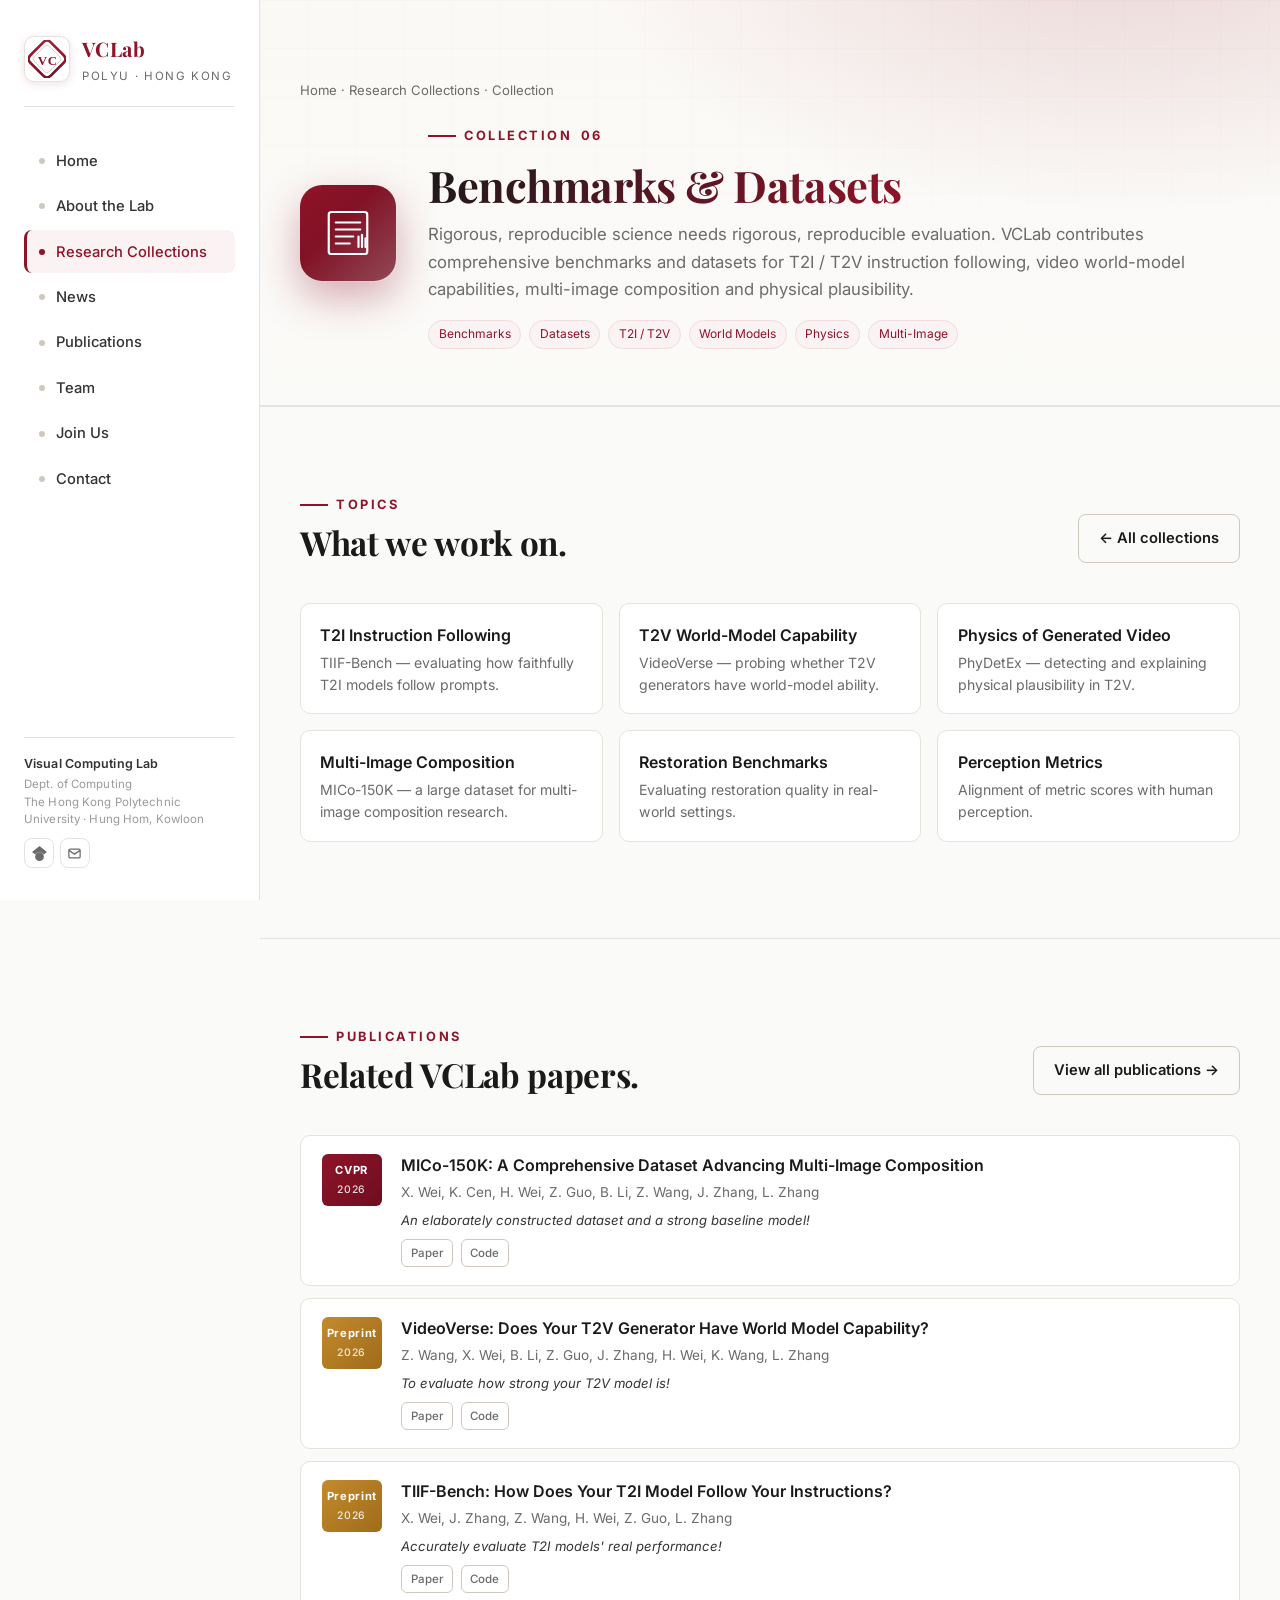
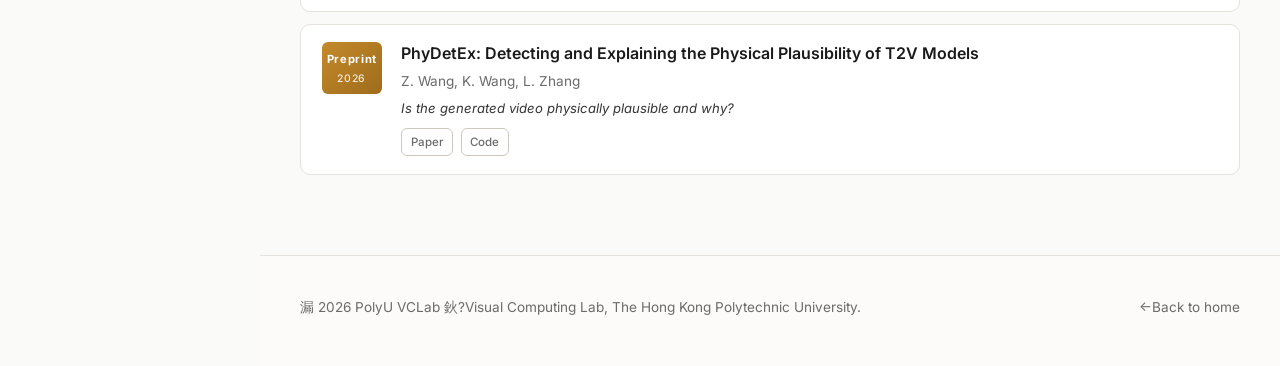
<file: collections/benchmarks.html>
<!DOCTYPE html>
<html lang="en">
<head>
<meta charset="UTF-8" />
<meta name="viewport" content="width=device-width, initial-scale=1.0" />
<title>Collection · PolyU VCLab</title>
<link rel="icon" type="image/svg+xml" href="../assets/icons/favicon.svg" />
<link rel="preconnect" href="https://fonts.googleapis.com" />
<link rel="preconnect" href="https://fonts.gstatic.com" crossorigin />
<link href="https://fonts.googleapis.com/css2?family=Inter:wght@400;500;600;700&family=Playfair+Display:wght@600;700&display=swap" rel="stylesheet" />
<link rel="stylesheet" href="../assets/css/style.css" />
<link rel="stylesheet" href="../assets/css/collection.css" />
</head>
<body data-collection="benchmarks">

<button class="menu-toggle" aria-label="Toggle menu" onclick="document.querySelector('.sidebar').classList.toggle('is-open')">
  <svg width="20" height="20" viewBox="0 0 24 24" fill="none" stroke="currentColor" stroke-width="2" stroke-linecap="round"><path d="M3 6h18M3 12h18M3 18h18"/></svg>
</button>

<div class="layout">

  <aside class="sidebar">
    <div class="brand">
      <img class="brand__logo" src="../assets/icons/vclab-logo.svg" alt="VCLab logo" />
      <div>
        <div class="brand__text">VCLab</div>
        <div class="brand__sub">PolyU · Hong Kong</div>
      </div>
    </div>
    <nav class="sidebar__nav">
      <a href="../index.html#home"><span class="dot"></span>Home</a>
      <a href="../index.html#about"><span class="dot"></span>About the Lab</a>
      <a href="../index.html#research" class="active"><span class="dot"></span>Research Collections</a>
      <a href="../index.html#news"><span class="dot"></span>News</a>
      <a href="../index.html#publications"><span class="dot"></span>Publications</a>
      <a href="../index.html#team"><span class="dot"></span>Team</a>
      <a href="../index.html#join"><span class="dot"></span>Join Us</a>
      <a href="../index.html#contact"><span class="dot"></span>Contact</a>
    </nav>
    <div class="sidebar__footer">
      <strong>Visual Computing Lab</strong>Dept. of Computing<br/>The Hong Kong Polytechnic<br/>University · Hung Hom, Kowloon
      <div class="sidebar__socials">
        <a href="https://scholar.google.com/citations?user=tAK5l1IAAAAJ" target="_blank" rel="noopener" title="Google Scholar">
          <svg width="15" height="15" viewBox="0 0 24 24" fill="currentColor"><path d="M5.242 13.769L0 9.5 12 0l12 9.5-5.242 4.269C17.548 11.249 14.978 9.5 12 9.5c-2.977 0-5.548 1.748-6.758 4.269zM12 10a7 7 0 100 14 7 7 0 000-14z"/></svg>
        </a>
        <a href="mailto:cslzhang@comp.polyu.edu.hk" title="Email">
          <svg width="15" height="15" viewBox="0 0 24 24" fill="none" stroke="currentColor" stroke-width="2"><rect x="3" y="5" width="18" height="14" rx="2"/><path d="m3 7 9 6 9-6"/></svg>
        </a>
      </div>
    </div>
  </aside>

  <main class="main">

    <section class="col-hero">
      <div class="col-hero__bg"></div>
      <div class="container">
        <div class="col-crumb"><a href="../index.html">Home</a> · <a href="../index.html#research">Research Collections</a> · Collection <span id="col-num-crumb"></span></div>
        <div class="col-hero__inner">
          <div class="col-hero__icon" id="col-icon">
            <svg viewBox='0 0 64 64' fill='none' stroke='currentColor' stroke-width='2.5' stroke-linecap='round' stroke-linejoin='round'><rect x='10' y='8' width='44' height='48' rx='3'/><path d='M18 20 h28 M18 28 h28 M18 36 h20 M18 44 h16'/><path d='M44 48 L44 36 M48 48 L48 34 M52 48 L52 38'/></svg>
          </div>
          <div>
            <div class="section-head__kicker">Collection <span id="col-num">06</span></div>
            <h1 id="col-title">Benchmarks & Datasets</h1>
            <p class="lead" id="col-lead"></p>
            <div class="col-meta chip-row" id="col-tags"></div>
          </div>
        </div>
      </div>
    </section>

    <section>
      <div class="container">
        <div class="section-head">
          <div>
            <div class="section-head__kicker">Topics</div>
            <h2>What we work on.</h2>
          </div>
          <a class="btn btn--ghost" href="../index.html#research">&larr; All collections</a>
        </div>
        <div class="topics" id="topics"></div>
      </div>
    </section>

    <section>
      <div class="container">
        <div class="section-head">
          <div>
            <div class="section-head__kicker">Publications</div>
            <h2>Related VCLab papers.</h2>
          </div>
          <a class="btn btn--ghost" href="../index.html#publications">View all publications &rarr;</a>
        </div>
        <div class="pub-list" id="pub-list"></div>
      </div>
    </section>

    <footer>
      <div class="container">
        <div>漏 2026 PolyU VCLab 鈥?Visual Computing Lab, The Hong Kong Polytechnic University.</div>
        <div><a href="../index.html">&larr;Back to home</a></div>
      </div>
    </footer>

  </main>
</div>

<script src="../assets/js/pubs.js"></script>
<script src="../assets/js/collection.js"></script>
</body>
</html>
</file>
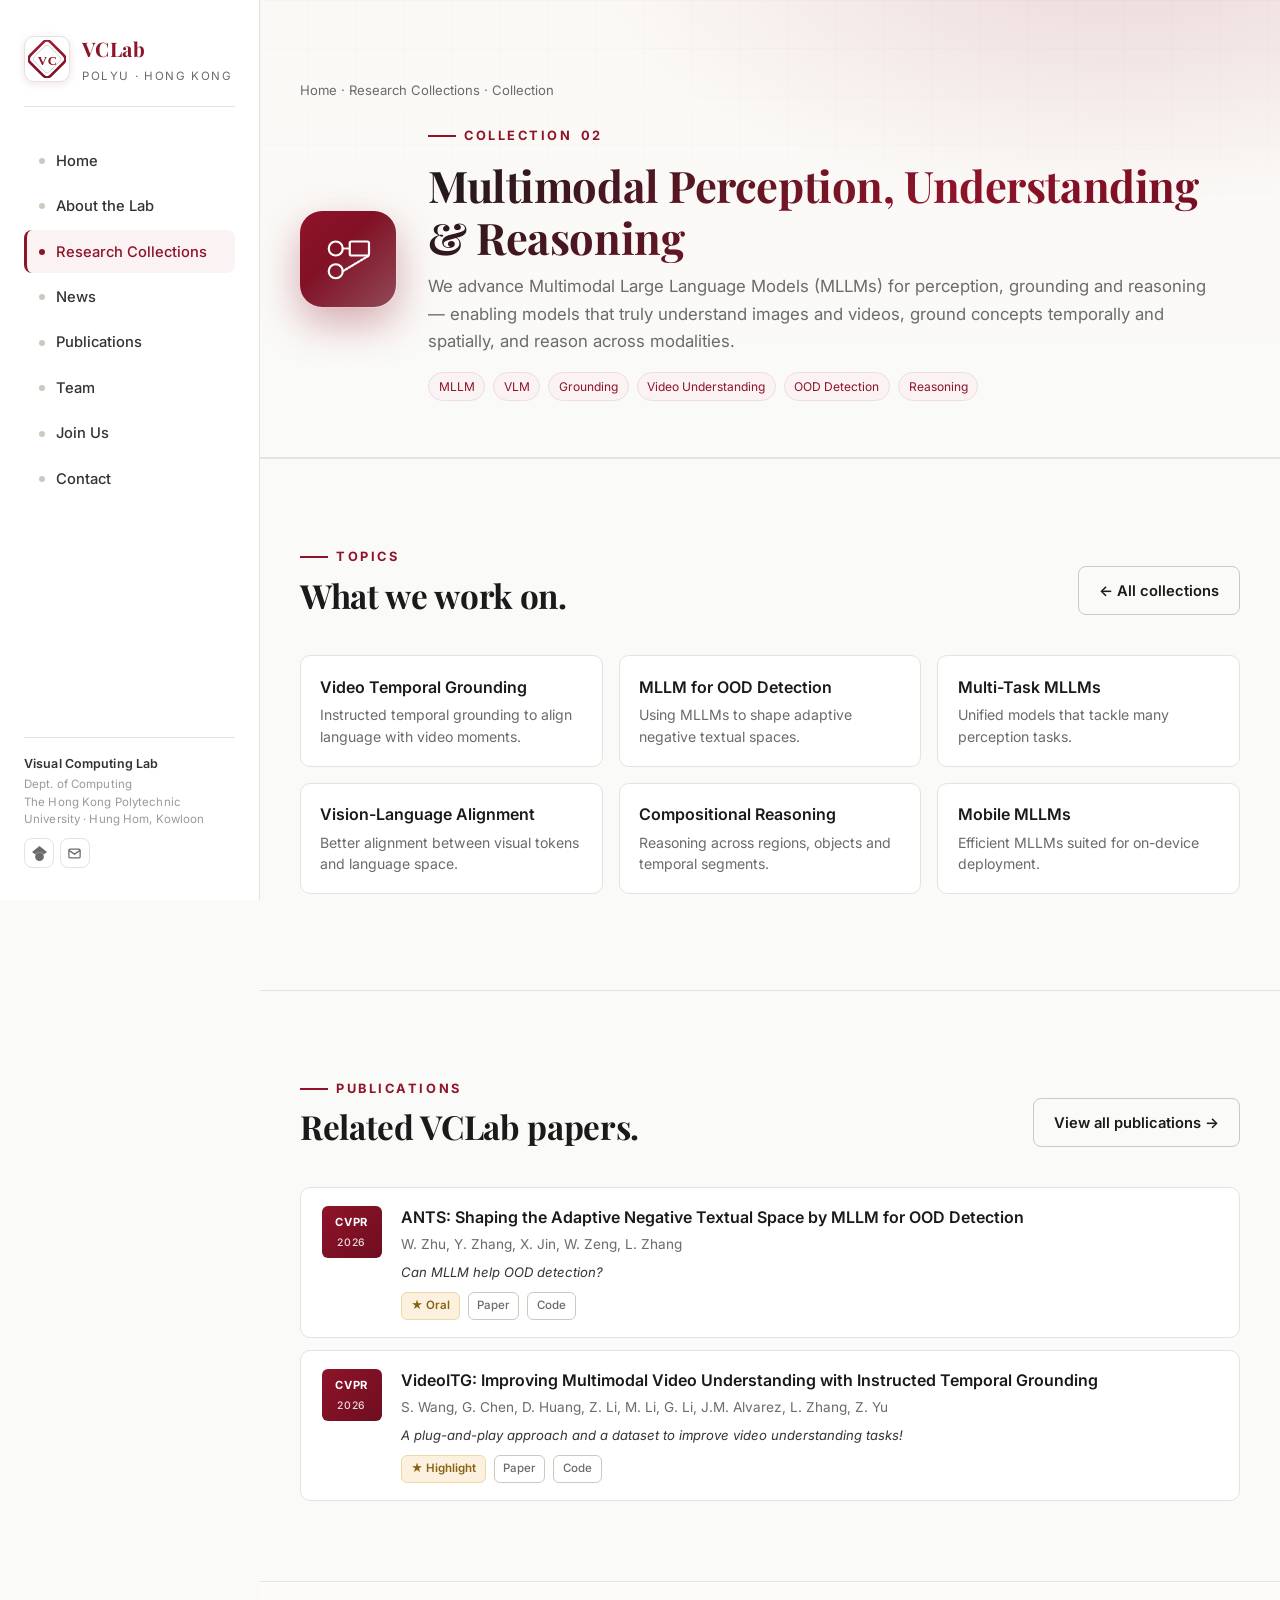
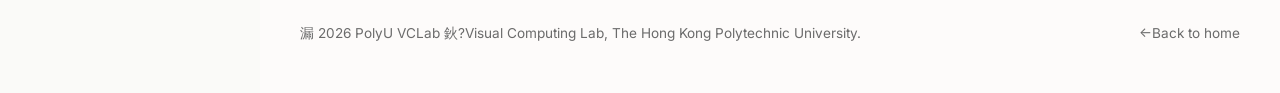
<file: collections/multimodal.html>
<!DOCTYPE html>
<html lang="en">
<head>
<meta charset="UTF-8" />
<meta name="viewport" content="width=device-width, initial-scale=1.0" />
<title>Collection · PolyU VCLab</title>
<link rel="icon" type="image/svg+xml" href="../assets/icons/favicon.svg" />
<link rel="preconnect" href="https://fonts.googleapis.com" />
<link rel="preconnect" href="https://fonts.gstatic.com" crossorigin />
<link href="https://fonts.googleapis.com/css2?family=Inter:wght@400;500;600;700&family=Playfair+Display:wght@600;700&display=swap" rel="stylesheet" />
<link rel="stylesheet" href="../assets/css/style.css" />
<link rel="stylesheet" href="../assets/css/collection.css" />
</head>
<body data-collection="multimodal">

<button class="menu-toggle" aria-label="Toggle menu" onclick="document.querySelector('.sidebar').classList.toggle('is-open')">
  <svg width="20" height="20" viewBox="0 0 24 24" fill="none" stroke="currentColor" stroke-width="2" stroke-linecap="round"><path d="M3 6h18M3 12h18M3 18h18"/></svg>
</button>

<div class="layout">

  <aside class="sidebar">
    <div class="brand">
      <img class="brand__logo" src="../assets/icons/vclab-logo.svg" alt="VCLab logo" />
      <div>
        <div class="brand__text">VCLab</div>
        <div class="brand__sub">PolyU · Hong Kong</div>
      </div>
    </div>
    <nav class="sidebar__nav">
      <a href="../index.html#home"><span class="dot"></span>Home</a>
      <a href="../index.html#about"><span class="dot"></span>About the Lab</a>
      <a href="../index.html#research" class="active"><span class="dot"></span>Research Collections</a>
      <a href="../index.html#news"><span class="dot"></span>News</a>
      <a href="../index.html#publications"><span class="dot"></span>Publications</a>
      <a href="../index.html#team"><span class="dot"></span>Team</a>
      <a href="../index.html#join"><span class="dot"></span>Join Us</a>
      <a href="../index.html#contact"><span class="dot"></span>Contact</a>
    </nav>
    <div class="sidebar__footer">
      <strong>Visual Computing Lab</strong>Dept. of Computing<br/>The Hong Kong Polytechnic<br/>University · Hung Hom, Kowloon
      <div class="sidebar__socials">
        <a href="https://scholar.google.com/citations?user=tAK5l1IAAAAJ" target="_blank" rel="noopener" title="Google Scholar">
          <svg width="15" height="15" viewBox="0 0 24 24" fill="currentColor"><path d="M5.242 13.769L0 9.5 12 0l12 9.5-5.242 4.269C17.548 11.249 14.978 9.5 12 9.5c-2.977 0-5.548 1.748-6.758 4.269zM12 10a7 7 0 100 14 7 7 0 000-14z"/></svg>
        </a>
        <a href="mailto:cslzhang@comp.polyu.edu.hk" title="Email">
          <svg width="15" height="15" viewBox="0 0 24 24" fill="none" stroke="currentColor" stroke-width="2"><rect x="3" y="5" width="18" height="14" rx="2"/><path d="m3 7 9 6 9-6"/></svg>
        </a>
      </div>
    </div>
  </aside>

  <main class="main">

    <section class="col-hero">
      <div class="col-hero__bg"></div>
      <div class="container">
        <div class="col-crumb"><a href="../index.html">Home</a> · <a href="../index.html#research">Research Collections</a> · Collection <span id="col-num-crumb"></span></div>
        <div class="col-hero__inner">
          <div class="col-hero__icon" id="col-icon">
            <svg viewBox='0 0 64 64' fill='none' stroke='currentColor' stroke-width='2.5' stroke-linecap='round' stroke-linejoin='round'><circle cx='18' cy='20' r='8'/><rect x='34' y='12' width='22' height='16' rx='2'/><circle cx='18' cy='46' r='8'/><path d='M26 20 L34 20 M26 46 L56 28' stroke-dasharray='2 2'/></svg>
          </div>
          <div>
            <div class="section-head__kicker">Collection <span id="col-num">02</span></div>
            <h1 id="col-title">Multimodal Perception, Understanding & Reasoning</h1>
            <p class="lead" id="col-lead"></p>
            <div class="col-meta chip-row" id="col-tags"></div>
          </div>
        </div>
      </div>
    </section>

    <section>
      <div class="container">
        <div class="section-head">
          <div>
            <div class="section-head__kicker">Topics</div>
            <h2>What we work on.</h2>
          </div>
          <a class="btn btn--ghost" href="../index.html#research">&larr; All collections</a>
        </div>
        <div class="topics" id="topics"></div>
      </div>
    </section>

    <section>
      <div class="container">
        <div class="section-head">
          <div>
            <div class="section-head__kicker">Publications</div>
            <h2>Related VCLab papers.</h2>
          </div>
          <a class="btn btn--ghost" href="../index.html#publications">View all publications &rarr;</a>
        </div>
        <div class="pub-list" id="pub-list"></div>
      </div>
    </section>

    <footer>
      <div class="container">
        <div>漏 2026 PolyU VCLab 鈥?Visual Computing Lab, The Hong Kong Polytechnic University.</div>
        <div><a href="../index.html">&larr;Back to home</a></div>
      </div>
    </footer>

  </main>
</div>

<script src="../assets/js/pubs.js"></script>
<script src="../assets/js/collection.js"></script>
</body>
</html>
</file>
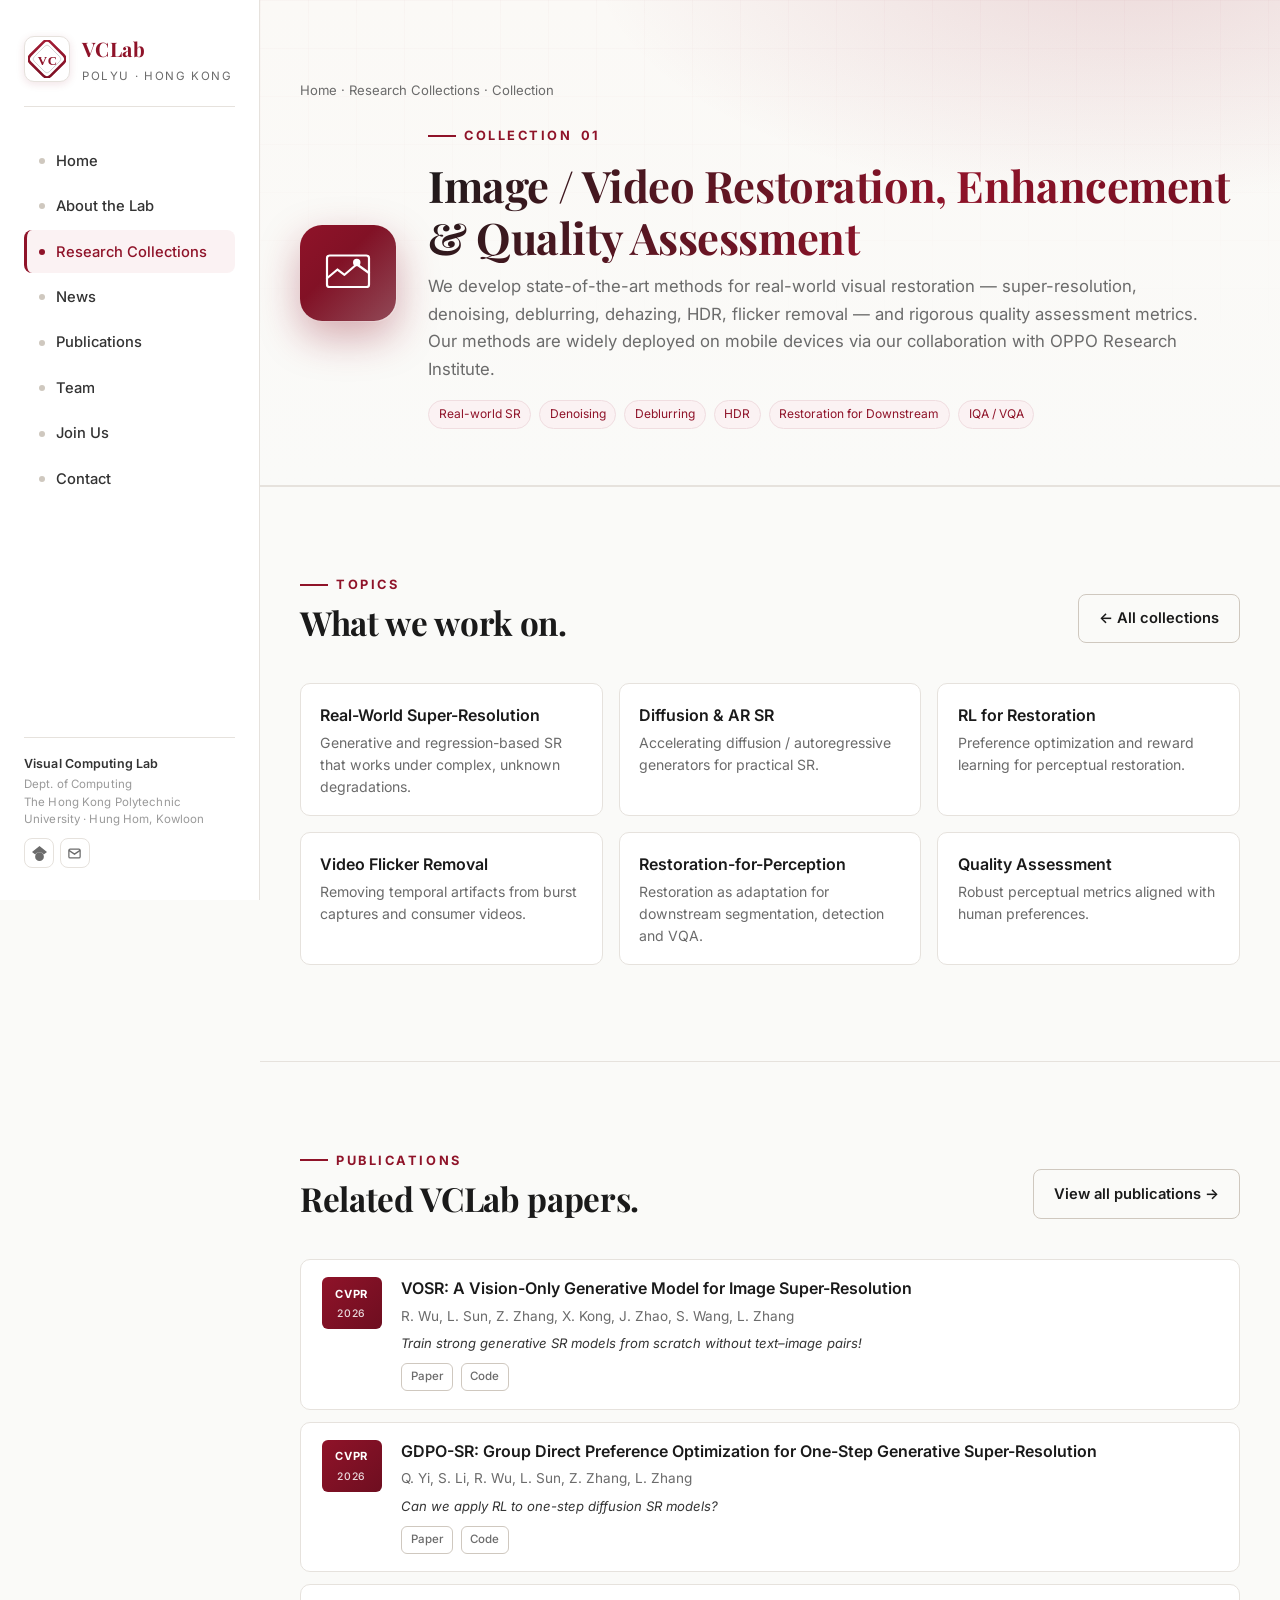
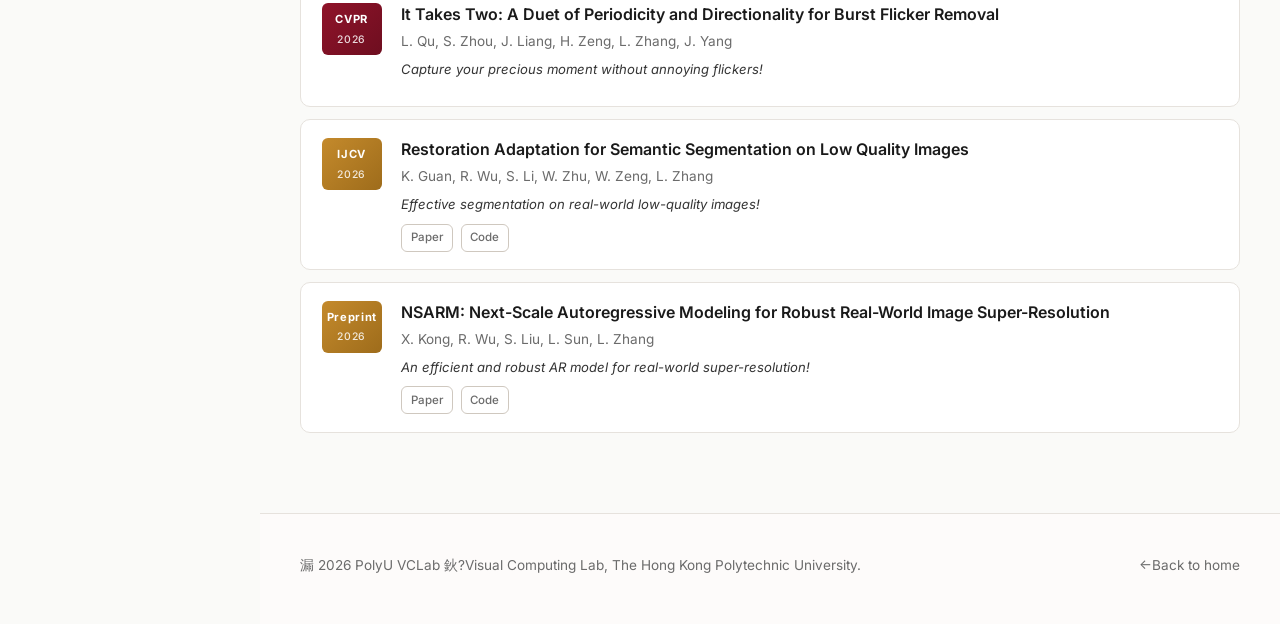
<file: collections/restoration.html>
<!DOCTYPE html>
<html lang="en">
<head>
<meta charset="UTF-8" />
<meta name="viewport" content="width=device-width, initial-scale=1.0" />
<title>Collection · PolyU VCLab</title>
<link rel="icon" type="image/svg+xml" href="../assets/icons/favicon.svg" />
<link rel="preconnect" href="https://fonts.googleapis.com" />
<link rel="preconnect" href="https://fonts.gstatic.com" crossorigin />
<link href="https://fonts.googleapis.com/css2?family=Inter:wght@400;500;600;700&family=Playfair+Display:wght@600;700&display=swap" rel="stylesheet" />
<link rel="stylesheet" href="../assets/css/style.css" />
<link rel="stylesheet" href="../assets/css/collection.css" />
</head>
<body data-collection="restoration">

<button class="menu-toggle" aria-label="Toggle menu" onclick="document.querySelector('.sidebar').classList.toggle('is-open')">
  <svg width="20" height="20" viewBox="0 0 24 24" fill="none" stroke="currentColor" stroke-width="2" stroke-linecap="round"><path d="M3 6h18M3 12h18M3 18h18"/></svg>
</button>

<div class="layout">

  <aside class="sidebar">
    <div class="brand">
      <img class="brand__logo" src="../assets/icons/vclab-logo.svg" alt="VCLab logo" />
      <div>
        <div class="brand__text">VCLab</div>
        <div class="brand__sub">PolyU · Hong Kong</div>
      </div>
    </div>
    <nav class="sidebar__nav">
      <a href="../index.html#home"><span class="dot"></span>Home</a>
      <a href="../index.html#about"><span class="dot"></span>About the Lab</a>
      <a href="../index.html#research" class="active"><span class="dot"></span>Research Collections</a>
      <a href="../index.html#news"><span class="dot"></span>News</a>
      <a href="../index.html#publications"><span class="dot"></span>Publications</a>
      <a href="../index.html#team"><span class="dot"></span>Team</a>
      <a href="../index.html#join"><span class="dot"></span>Join Us</a>
      <a href="../index.html#contact"><span class="dot"></span>Contact</a>
    </nav>
    <div class="sidebar__footer">
      <strong>Visual Computing Lab</strong>Dept. of Computing<br/>The Hong Kong Polytechnic<br/>University · Hung Hom, Kowloon
      <div class="sidebar__socials">
        <a href="https://scholar.google.com/citations?user=tAK5l1IAAAAJ" target="_blank" rel="noopener" title="Google Scholar">
          <svg width="15" height="15" viewBox="0 0 24 24" fill="currentColor"><path d="M5.242 13.769L0 9.5 12 0l12 9.5-5.242 4.269C17.548 11.249 14.978 9.5 12 9.5c-2.977 0-5.548 1.748-6.758 4.269zM12 10a7 7 0 100 14 7 7 0 000-14z"/></svg>
        </a>
        <a href="mailto:cslzhang@comp.polyu.edu.hk" title="Email">
          <svg width="15" height="15" viewBox="0 0 24 24" fill="none" stroke="currentColor" stroke-width="2"><rect x="3" y="5" width="18" height="14" rx="2"/><path d="m3 7 9 6 9-6"/></svg>
        </a>
      </div>
    </div>
  </aside>

  <main class="main">

    <section class="col-hero">
      <div class="col-hero__bg"></div>
      <div class="container">
        <div class="col-crumb"><a href="../index.html">Home</a> · <a href="../index.html#research">Research Collections</a> · Collection <span id="col-num-crumb"></span></div>
        <div class="col-hero__inner">
          <div class="col-hero__icon" id="col-icon">
            <svg viewBox='0 0 64 64' fill='none' stroke='currentColor' stroke-width='2.5' stroke-linecap='round' stroke-linejoin='round'><rect x='8' y='12' width='48' height='36' rx='3'/><path d='M8 38 L20 28 L28 34 L42 22 L56 32'/><circle cx='42' cy='20' r='3' fill='currentColor'/></svg>
          </div>
          <div>
            <div class="section-head__kicker">Collection <span id="col-num">01</span></div>
            <h1 id="col-title">Image / Video Restoration, Enhancement & Quality Assessment</h1>
            <p class="lead" id="col-lead"></p>
            <div class="col-meta chip-row" id="col-tags"></div>
          </div>
        </div>
      </div>
    </section>

    <section>
      <div class="container">
        <div class="section-head">
          <div>
            <div class="section-head__kicker">Topics</div>
            <h2>What we work on.</h2>
          </div>
          <a class="btn btn--ghost" href="../index.html#research">&larr; All collections</a>
        </div>
        <div class="topics" id="topics"></div>
      </div>
    </section>

    <section>
      <div class="container">
        <div class="section-head">
          <div>
            <div class="section-head__kicker">Publications</div>
            <h2>Related VCLab papers.</h2>
          </div>
          <a class="btn btn--ghost" href="../index.html#publications">View all publications &rarr;</a>
        </div>
        <div class="pub-list" id="pub-list"></div>
      </div>
    </section>

    <footer>
      <div class="container">
        <div>漏 2026 PolyU VCLab 鈥?Visual Computing Lab, The Hong Kong Polytechnic University.</div>
        <div><a href="../index.html">&larr;Back to home</a></div>
      </div>
    </footer>

  </main>
</div>

<script src="../assets/js/pubs.js"></script>
<script src="../assets/js/collection.js"></script>
</body>
</html>
</file>
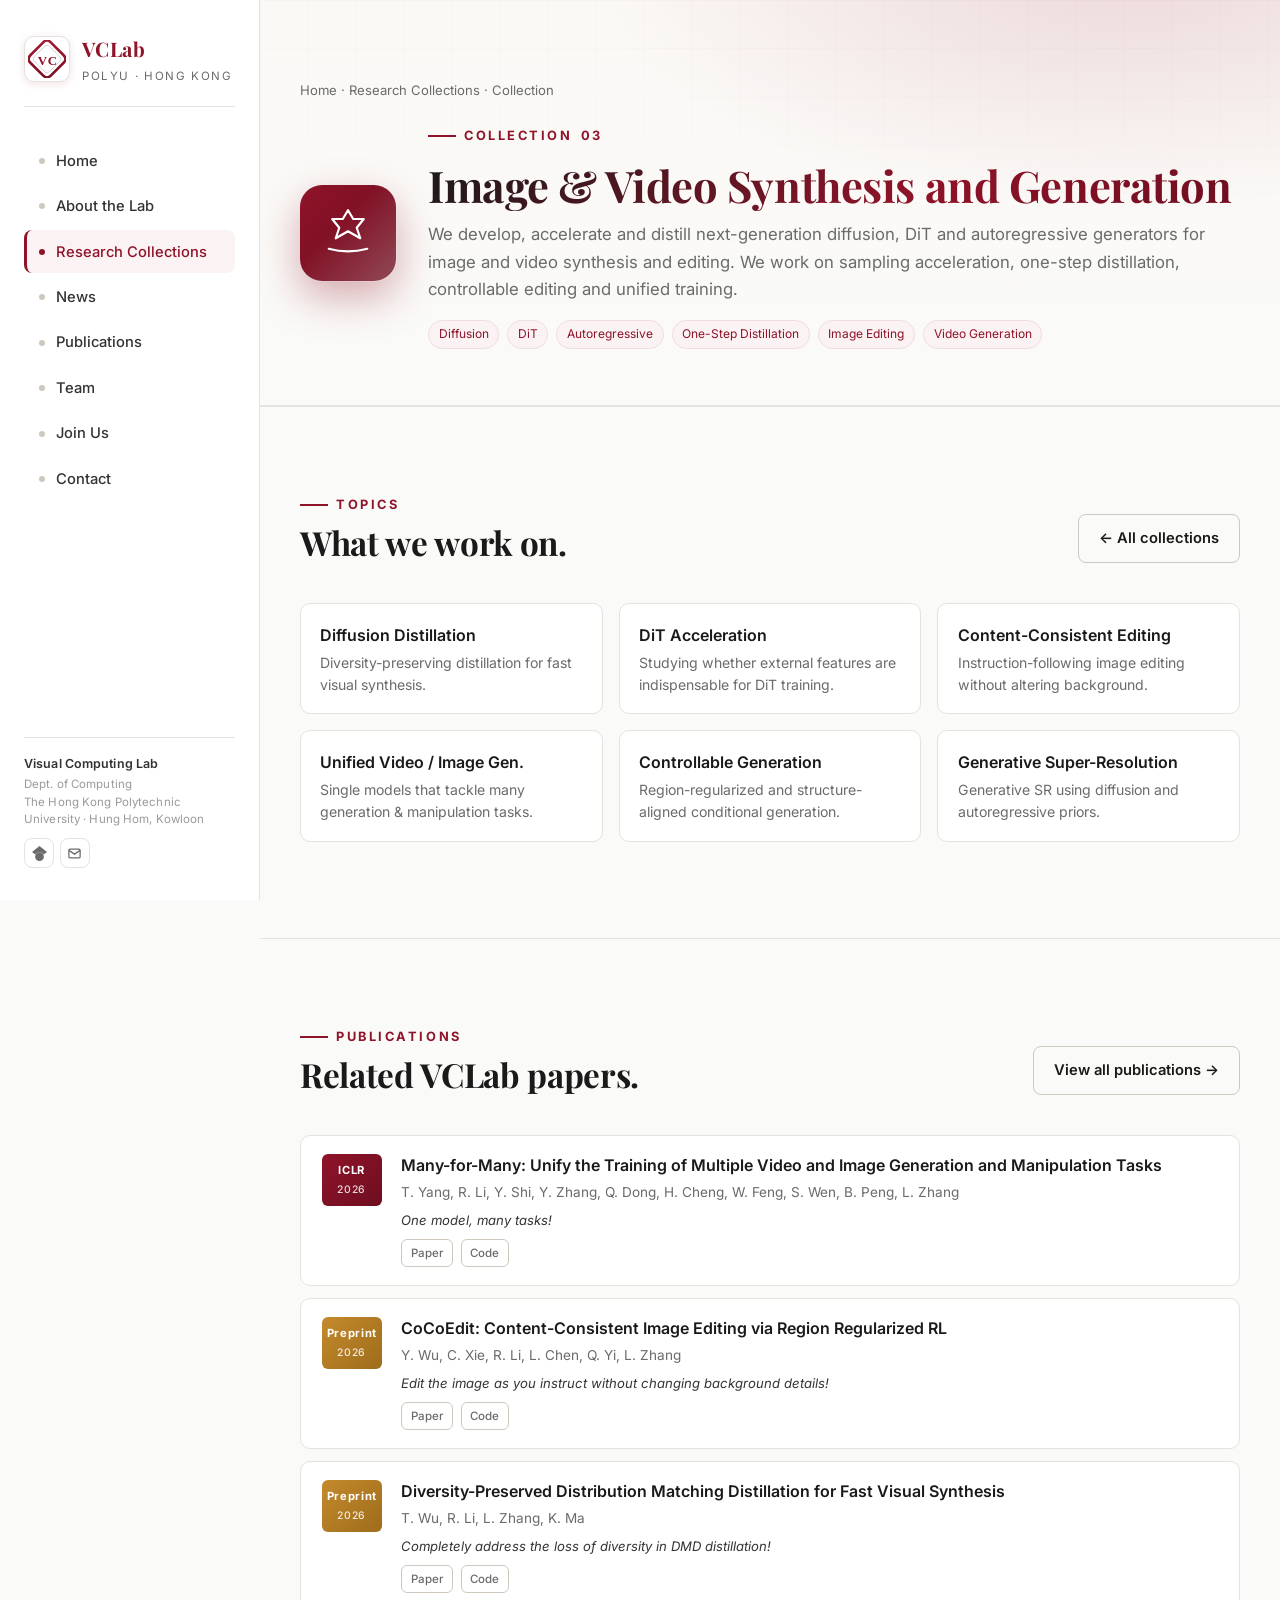
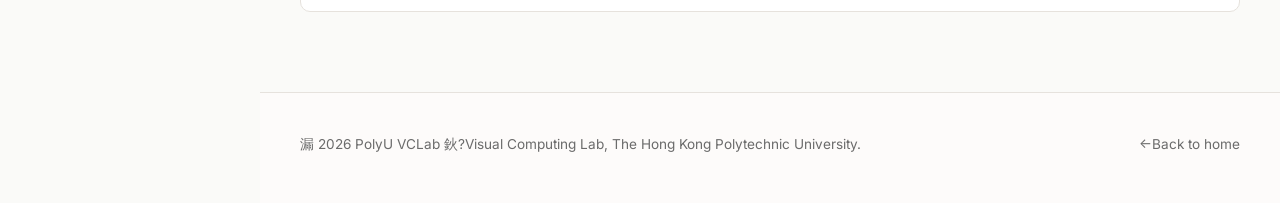
<file: collections/synthesis.html>
<!DOCTYPE html>
<html lang="en">
<head>
<meta charset="UTF-8" />
<meta name="viewport" content="width=device-width, initial-scale=1.0" />
<title>Collection · PolyU VCLab</title>
<link rel="icon" type="image/svg+xml" href="../assets/icons/favicon.svg" />
<link rel="preconnect" href="https://fonts.googleapis.com" />
<link rel="preconnect" href="https://fonts.gstatic.com" crossorigin />
<link href="https://fonts.googleapis.com/css2?family=Inter:wght@400;500;600;700&family=Playfair+Display:wght@600;700&display=swap" rel="stylesheet" />
<link rel="stylesheet" href="../assets/css/style.css" />
<link rel="stylesheet" href="../assets/css/collection.css" />
</head>
<body data-collection="synthesis">

<button class="menu-toggle" aria-label="Toggle menu" onclick="document.querySelector('.sidebar').classList.toggle('is-open')">
  <svg width="20" height="20" viewBox="0 0 24 24" fill="none" stroke="currentColor" stroke-width="2" stroke-linecap="round"><path d="M3 6h18M3 12h18M3 18h18"/></svg>
</button>

<div class="layout">

  <aside class="sidebar">
    <div class="brand">
      <img class="brand__logo" src="../assets/icons/vclab-logo.svg" alt="VCLab logo" />
      <div>
        <div class="brand__text">VCLab</div>
        <div class="brand__sub">PolyU · Hong Kong</div>
      </div>
    </div>
    <nav class="sidebar__nav">
      <a href="../index.html#home"><span class="dot"></span>Home</a>
      <a href="../index.html#about"><span class="dot"></span>About the Lab</a>
      <a href="../index.html#research" class="active"><span class="dot"></span>Research Collections</a>
      <a href="../index.html#news"><span class="dot"></span>News</a>
      <a href="../index.html#publications"><span class="dot"></span>Publications</a>
      <a href="../index.html#team"><span class="dot"></span>Team</a>
      <a href="../index.html#join"><span class="dot"></span>Join Us</a>
      <a href="../index.html#contact"><span class="dot"></span>Contact</a>
    </nav>
    <div class="sidebar__footer">
      <strong>Visual Computing Lab</strong>Dept. of Computing<br/>The Hong Kong Polytechnic<br/>University · Hung Hom, Kowloon
      <div class="sidebar__socials">
        <a href="https://scholar.google.com/citations?user=tAK5l1IAAAAJ" target="_blank" rel="noopener" title="Google Scholar">
          <svg width="15" height="15" viewBox="0 0 24 24" fill="currentColor"><path d="M5.242 13.769L0 9.5 12 0l12 9.5-5.242 4.269C17.548 11.249 14.978 9.5 12 9.5c-2.977 0-5.548 1.748-6.758 4.269zM12 10a7 7 0 100 14 7 7 0 000-14z"/></svg>
        </a>
        <a href="mailto:cslzhang@comp.polyu.edu.hk" title="Email">
          <svg width="15" height="15" viewBox="0 0 24 24" fill="none" stroke="currentColor" stroke-width="2"><rect x="3" y="5" width="18" height="14" rx="2"/><path d="m3 7 9 6 9-6"/></svg>
        </a>
      </div>
    </div>
  </aside>

  <main class="main">

    <section class="col-hero">
      <div class="col-hero__bg"></div>
      <div class="container">
        <div class="col-crumb"><a href="../index.html">Home</a> · <a href="../index.html#research">Research Collections</a> · Collection <span id="col-num-crumb"></span></div>
        <div class="col-hero__inner">
          <div class="col-hero__icon" id="col-icon">
            <svg viewBox='0 0 64 64' fill='none' stroke='currentColor' stroke-width='2.5' stroke-linecap='round' stroke-linejoin='round'><path d='M32 6 L38 16 L50 16 L42 26 L46 38 L32 30 L18 38 L22 26 L14 16 L26 16 Z'/><path d='M10 50 Q32 56 54 50'/></svg>
          </div>
          <div>
            <div class="section-head__kicker">Collection <span id="col-num">03</span></div>
            <h1 id="col-title">Image & Video Synthesis and Generation</h1>
            <p class="lead" id="col-lead"></p>
            <div class="col-meta chip-row" id="col-tags"></div>
          </div>
        </div>
      </div>
    </section>

    <section>
      <div class="container">
        <div class="section-head">
          <div>
            <div class="section-head__kicker">Topics</div>
            <h2>What we work on.</h2>
          </div>
          <a class="btn btn--ghost" href="../index.html#research">&larr; All collections</a>
        </div>
        <div class="topics" id="topics"></div>
      </div>
    </section>

    <section>
      <div class="container">
        <div class="section-head">
          <div>
            <div class="section-head__kicker">Publications</div>
            <h2>Related VCLab papers.</h2>
          </div>
          <a class="btn btn--ghost" href="../index.html#publications">View all publications &rarr;</a>
        </div>
        <div class="pub-list" id="pub-list"></div>
      </div>
    </section>

    <footer>
      <div class="container">
        <div>漏 2026 PolyU VCLab 鈥?Visual Computing Lab, The Hong Kong Polytechnic University.</div>
        <div><a href="../index.html">&larr;Back to home</a></div>
      </div>
    </footer>

  </main>
</div>

<script src="../assets/js/pubs.js"></script>
<script src="../assets/js/collection.js"></script>
</body>
</html>
</file>
<file: assets/css/style.css>
/* =========================================================
   PolyU VCLab — Visual Computing Lab
   Brand color: #8F1329 (PolyU brick red)
   ========================================================= */

:root {
  --polyu-red:        #8F1329;
  --polyu-red-dark:   #6E0E20;
  --polyu-red-soft:   #C8193D;
  --gold:             #D4A24C;
  --gold-soft:        #E8C685;
  --ink:              #1A1A1A;
  --ink-soft:         #333;
  --muted:            #6B6B6B;
  --muted-2:          #9A9A9A;
  --bg:               #FAFAF8;
  --bg-alt:           #F3EFEA;
  --surface:          #FFFFFF;
  --line:             #E6E2DD;
  --line-strong:      #CFC8BF;
  --shadow-sm:        0 1px 2px rgba(20,10,10,.04), 0 2px 8px rgba(20,10,10,.04);
  --shadow-md:        0 4px 14px rgba(30,10,15,.08), 0 12px 30px rgba(30,10,15,.06);
  --shadow-lg:        0 20px 50px rgba(30,10,15,.14);
  --radius:           12px;
  --radius-sm:        8px;
  --sidebar-w:        260px;
  --container:        1180px;
  --font-serif:       "Playfair Display", "Source Serif Pro", "Georgia", "Times New Roman", serif;
  --font-sans:        "Inter", "Helvetica Neue", "Segoe UI", -apple-system, BlinkMacSystemFont, "PingFang SC", "Microsoft YaHei", sans-serif;
}

* { box-sizing: border-box; }

html { scroll-behavior: smooth; }

body {
  margin: 0;
  font-family: var(--font-sans);
  background: var(--bg);
  color: var(--ink);
  line-height: 1.65;
  -webkit-font-smoothing: antialiased;
  -moz-osx-font-smoothing: grayscale;
}

a { color: var(--polyu-red); text-decoration: none; transition: color .2s ease; }
a:hover { color: var(--polyu-red-dark); }

h1, h2, h3, h4 { font-family: var(--font-serif); color: var(--ink); letter-spacing: -0.01em; line-height: 1.2; }
h1 { font-size: clamp(2.4rem, 4vw, 3.6rem); margin: 0 0 1rem; }
h2 { font-size: clamp(1.8rem, 2.6vw, 2.4rem); margin: 0 0 1.25rem; }
h3 { font-size: 1.25rem; margin: 0 0 .5rem; }

p { margin: 0 0 1rem; color: var(--ink-soft); }

/* ============ Layout ============ */
.layout {
  display: grid;
  grid-template-columns: var(--sidebar-w) 1fr;
  min-height: 100vh;
}

/* ============ Sidebar ============ */
.sidebar {
  position: fixed;
  top: 0; left: 0; bottom: 0;
  width: var(--sidebar-w);
  background: #FFFFFF;
  border-right: 1px solid var(--line);
  padding: 2rem 1.5rem;
  display: flex;
  flex-direction: column;
  gap: 2rem;
  z-index: 50;
  overflow-y: auto;
}

.brand {
  display: flex;
  align-items: center;
  gap: .75rem;
  padding-bottom: 1.25rem;
  border-bottom: 1px solid var(--line);
}
.brand__logo {
  width: 46px; height: 46px;
  border-radius: 10px;
  object-fit: cover;
  background: #fff;
  padding: 3px;
  border: 1px solid var(--line);
  box-shadow: 0 2px 8px rgba(143,19,41,.12);
}
.brand__text { font-family: var(--font-serif); font-weight: 700; font-size: 1.25rem; color: var(--polyu-red); letter-spacing: .02em; }
.brand__sub  { font-size: .72rem; color: var(--muted); text-transform: uppercase; letter-spacing: .14em; margin-top: 2px; }

.sidebar__nav { display: flex; flex-direction: column; gap: 2px; }
.sidebar__nav a {
  display: flex; align-items: center; gap: .7rem;
  padding: .6rem .75rem;
  border-radius: 8px;
  color: var(--ink-soft);
  font-size: .92rem;
  font-weight: 500;
  transition: background .18s ease, color .18s ease, transform .18s ease;
  border-left: 3px solid transparent;
}
.sidebar__nav a:hover { background: var(--bg-alt); color: var(--polyu-red); transform: translateX(2px); }
.sidebar__nav a.active { background: #FBF2F3; color: var(--polyu-red); border-left-color: var(--polyu-red); }
.sidebar__nav .dot { width: 6px; height: 6px; border-radius: 50%; background: var(--line-strong); flex-shrink: 0; }
.sidebar__nav a.active .dot, .sidebar__nav a:hover .dot { background: var(--polyu-red); }

.sidebar__footer { margin-top: auto; font-size: .72rem; color: var(--muted-2); line-height: 1.55; border-top: 1px solid var(--line); padding-top: 1rem; letter-spacing: .01em; }
.sidebar__footer strong { color: var(--ink-soft); font-weight: 600; display: block; font-size: .78rem; margin-bottom: .15rem; }
.sidebar__socials { display: flex; flex-wrap: wrap; gap: .35rem; margin-top: .55rem; }
.sidebar__socials a {
  width: 30px; height: 30px; display: grid; place-items: center;
  border: 1px solid var(--line); border-radius: 8px; color: var(--muted);
  transition: all .2s ease;
}
.sidebar__socials a:hover { color: var(--polyu-red); border-color: var(--polyu-red); background: #FBF2F3; transform: translateY(-1px); }
.sidebar__socials-red { font-weight: 900; }
.sidebar__socials-red svg text { fill: currentColor; }

/* ============ Main ============ */
.main { grid-column: 2; padding: 0; }
.container { max-width: var(--container); margin: 0 auto; padding: 0 2.5rem; }

/* ============ Hero ============ */
.hero {
  position: relative;
  overflow: hidden;
  isolation: isolate;
  color: var(--ink);
  background: #FDF8F2;
  padding: 5.5rem 0 5rem;
  border-bottom: 1px solid var(--line);
}

/* Layered image background — light, airy, watermark-style */
.hero__bg { position: absolute; inset: 0; z-index: -3; pointer-events: none; }
.hero__bg-img {
  position: absolute; inset: -4% -2% -4% -2%;
  background-image: url('../images/polyu-innovation-tower.jpg');
  background-size: cover;
  background-position: center 30%;
  filter: saturate(.85) brightness(1.15) contrast(.95);
  opacity: .55;
  transform: scale(1.06);
  animation: heroZoom 32s ease-in-out infinite alternate;
}
@keyframes heroZoom {
  0%   { transform: scale(1.06) translate3d(0,0,0); }
  100% { transform: scale(1.14) translate3d(-1%,-1%,0); }
}
.hero__bg-overlay {
  position: absolute; inset: 0;
  background:
    radial-gradient(900px 560px at 88% -5%, rgba(143,19,41,.22), transparent 58%),
    radial-gradient(800px 500px at 5% 110%, rgba(212,162,76,.28), transparent 60%),
    linear-gradient(160deg,
      rgba(253,248,242,.55) 0%,
      rgba(253,244,232,.72) 35%,
      rgba(253,240,228,.82) 65%,
      rgba(253,244,236,.95) 100%);
}
.hero__bg-noise {
  position: absolute; inset: 0; opacity: .28; mix-blend-mode: multiply; pointer-events: none;
  background-image: url("data:image/svg+xml;utf8,<svg xmlns='http://www.w3.org/2000/svg' width='180' height='180'><filter id='n'><feTurbulence type='fractalNoise' baseFrequency='0.9' numOctaves='2' stitchTiles='stitch'/><feColorMatrix values='0 0 0 0 0.56  0 0 0 0 0.08  0 0 0 0 0.16  0 0 0 0.25 0'/></filter><rect width='100%25' height='100%25' filter='url(%23n)'/></svg>");
}

.hero__grid-bg {
  position: absolute; inset: 0; pointer-events: none; opacity: .45; z-index: -1;
  background-image:
    linear-gradient(rgba(143,19,41,.07) 1px, transparent 1px),
    linear-gradient(90deg, rgba(143,19,41,.07) 1px, transparent 1px);
  background-size: 52px 52px;
  mask-image: radial-gradient(1000px 500px at 30% 30%, #000 30%, transparent 75%);
}

.hero__inner { position: relative; display: grid; grid-template-columns: 1.4fr .95fr; gap: 3rem; align-items: center; }
.hero__eyebrow {
  display: inline-flex; align-items: center; gap: .5rem;
  font-size: .75rem; font-weight: 700; color: var(--polyu-red);
  text-transform: uppercase; letter-spacing: .18em;
  padding: .4rem .85rem;
  background: rgba(255,255,255,.8); border: 1px solid rgba(143,19,41,.18);
  border-radius: 999px; backdrop-filter: blur(6px);
  box-shadow: 0 4px 12px rgba(143,19,41,.08);
}
.hero__eyebrow::before {
  content: ""; width: 7px; height: 7px; border-radius: 50%;
  background: var(--polyu-red);
  box-shadow: 0 0 0 4px rgba(143,19,41,.15);
  animation: pulseDot 2.4s ease-in-out infinite;
}
@keyframes pulseDot {
  0%,100% { box-shadow: 0 0 0 4px rgba(143,19,41,.15); }
  50%     { box-shadow: 0 0 0 7px rgba(143,19,41,0); }
}
.hero h1 {
  margin-top: 1.25rem;
  background: linear-gradient(135deg, #1a1a1a 0%, #8F1329 55%, #C8193D 100%);
  -webkit-background-clip: text; background-clip: text;
  -webkit-text-fill-color: transparent;
}
.hero__tagline { font-size: 1.12rem; color: var(--ink-soft); max-width: 620px; }
.hero__tagline strong { color: var(--ink); }
.hero__mission {
  margin-top: 1.75rem; padding: 1.1rem 1.25rem;
  background: rgba(255,255,255,.78);
  backdrop-filter: blur(10px); -webkit-backdrop-filter: blur(10px);
  border: 1px solid rgba(143,19,41,.14);
  border-left: 4px solid var(--polyu-red);
  border-radius: 0 12px 12px 0;
  font-family: var(--font-serif); font-style: italic; color: var(--ink-soft);
  box-shadow: 0 8px 24px rgba(143,19,41,.08);
}
.hero__mission small { display:block; margin-top:.3rem; font-style: normal; font-family: var(--font-sans); color: var(--muted-2); font-size:.75rem; letter-spacing:.14em; text-transform: uppercase;}
.hero__ctas { display: flex; flex-wrap: wrap; gap: .75rem; margin-top: 2rem; }

.btn {
  display: inline-flex; align-items: center; gap: .5rem;
  padding: .72rem 1.25rem; border-radius: 8px; font-weight: 600; font-size: .92rem;
  transition: all .2s ease; cursor: pointer; border: 1px solid transparent;
}
.btn--primary { background: var(--polyu-red); color: #fff; }
.btn--primary:hover { background: var(--polyu-red-dark); color: #fff; transform: translateY(-1px); box-shadow: 0 8px 20px rgba(143,19,41,.25); }
.btn--ghost { background: transparent; color: var(--ink); border-color: var(--line-strong); }
.btn--ghost:hover { border-color: var(--polyu-red); color: var(--polyu-red); }

/* ============ Hero logo stage (light theme) ============ */
.hero__visual { position: relative; height: 420px; }
.hero__logo-stage {
  position: absolute; inset: 0; display: grid; place-items: center;
}
.hero__logo-glow {
  position: absolute; width: 360px; height: 360px; border-radius: 50%;
  background:
    radial-gradient(circle at 50% 50%, rgba(255,230,205,.85) 0%, rgba(244,205,155,.55) 30%, rgba(212,162,76,.2) 55%, transparent 75%);
  filter: blur(22px);
  animation: pulseGlow 6s ease-in-out infinite;
}
@keyframes pulseGlow {
  0%, 100% { transform: scale(1); opacity: .9; }
  50%      { transform: scale(1.08); opacity: 1; }
}
.hero__logo-orbit {
  position: absolute; width: 300px; height: 300px; border-radius: 50%;
  border: 1px dashed rgba(143,19,41,.35);
  animation: spin 34s linear infinite;
}
.hero__logo-orbit::before, .hero__logo-orbit::after {
  content: ""; position: absolute; width: 10px; height: 10px; border-radius: 50%;
  box-shadow: 0 0 12px currentColor;
}
.hero__logo-orbit::before { top: -5px; left: 50%; background: var(--gold); color: var(--gold); }
.hero__logo-orbit::after  { bottom: -5px; left: 50%; background: var(--polyu-red); color: var(--polyu-red); }
.hero__logo-orbit--2 {
  width: 380px; height: 380px;
  border: 1px solid rgba(143,19,41,.18);
  animation: spin 60s linear infinite reverse;
}
.hero__logo-orbit--2::before, .hero__logo-orbit--2::after { display: none; }

.hero__logo-card {
  position: relative;
  width: 230px; height: 230px;
  border-radius: 28px;
  padding: 18px;
  background: linear-gradient(160deg, rgba(255,255,255,.95) 0%, rgba(255,250,245,.8) 100%);
  backdrop-filter: blur(14px); -webkit-backdrop-filter: blur(14px);
  border: 1px solid rgba(255,255,255,.85);
  box-shadow:
    0 30px 60px rgba(143,19,41,.18),
    0 4px 14px rgba(143,19,41,.10),
    inset 0 1px 0 rgba(255,255,255,.9);
  transition: transform .6s cubic-bezier(.2,.8,.2,1);
}
.hero__logo-card:hover { transform: translateY(-4px) rotate(-1deg); }
.hero__logo-card::before {
  content: ""; position: absolute; inset: -1px;
  border-radius: 28px; padding: 1px;
  background: linear-gradient(135deg, rgba(212,162,76,.55), transparent 45%, rgba(143,19,41,.4));
  -webkit-mask: linear-gradient(#000 0 0) content-box, linear-gradient(#000 0 0);
  -webkit-mask-composite: xor; mask-composite: exclude;
  pointer-events: none;
}
.hero__logo-card img {
  width: 100%; height: 100%;
  object-fit: contain;
  border-radius: 16px;
  background: #fff;
  padding: 6px;
  filter: drop-shadow(0 6px 18px rgba(143,19,41,.2));
}

@keyframes spin { to { transform: rotate(360deg); } }

/* ============ Social planets orbiting the VC logo (true revolution) ============ */
.hero__planet {
  position: absolute;
  top: 50%; left: 50%;
  width: 68px; height: 68px;
  margin: -34px 0 0 -34px; /* centre on stage centre */
  display: block;
  text-decoration: none;
  z-index: 3;
  animation: planetRevolve 32s linear infinite !important;
  will-change: transform;
  /* Respect reduced motion, but still show static cardinal positions via the delays */
}
/* Hard-coded keyframes per breakpoint — outer rotate sweeps the arm,
   inner counter-rotate keeps planet upright. */
@keyframes planetRevolve {
  0%   { transform: rotate(0deg)   translate(150px) rotate(0deg);   }
  100% { transform: rotate(360deg) translate(150px) rotate(-360deg); }
}
@keyframes planetRevolveMd {
  0%   { transform: rotate(0deg)   translate(132px) rotate(0deg);   }
  100% { transform: rotate(360deg) translate(132px) rotate(-360deg); }
}
@keyframes planetRevolveSm {
  0%   { transform: rotate(0deg)   translate(114px) rotate(0deg);   }
  100% { transform: rotate(360deg) translate(114px) rotate(-360deg); }
}
/* 4 planets spaced 90° apart (8s = 25% of 32s cycle) */
.hero__planet--top    { animation-delay: -24s !important; }  /* 270° -> top */
.hero__planet--right  { animation-delay:   0s !important; }  /* 0°   -> right */
.hero__planet--bottom { animation-delay:  -8s !important; }  /* 90°  -> bottom */
.hero__planet--left   { animation-delay: -16s !important; }  /* 180° -> left */
.hero__planet:hover {
  animation-play-state: paused;
  z-index: 4;
}

.hero__planet-face {
  display: block;
  position: relative;
  width: 100%; height: 100%;
  border-radius: 50%;
  background: #fff;
  box-shadow:
    0 14px 28px rgba(143,19,41,.22),
    0 4px 8px rgba(0,0,0,.15),
    inset 0 3px 10px rgba(255,255,255,.45),
    inset 0 -4px 10px rgba(0,0,0,.22);
  overflow: hidden;
  transition: transform .35s cubic-bezier(.2,.8,.2,1), box-shadow .35s ease;
}
.hero__planet-face::before {
  content: "";
  position: absolute;
  top: 6%; left: 18%; right: 28%; height: 28%;
  background: radial-gradient(ellipse at center, rgba(255,255,255,.65), transparent 75%);
  border-radius: 50%;
  pointer-events: none;
  z-index: 2;
}
.hero__planet svg {
  position: absolute; inset: 0; margin: auto;
  width: 55%; height: 55%;
  z-index: 1;
}
.hero__planet-label {
  position: absolute;
  top: calc(100% + 9px);
  left: 50%;
  font-size: .7rem; font-weight: 700; letter-spacing: .04em;
  color: var(--polyu-red);
  padding: .28rem .65rem;
  background: rgba(255,255,255,.96);
  border: 1px solid rgba(143,19,41,.18);
  border-radius: 999px;
  white-space: nowrap;
  opacity: 0;
  pointer-events: none;
  box-shadow: 0 6px 14px rgba(143,19,41,.16);
  transition: opacity .3s ease, translate .3s cubic-bezier(.2,.8,.2,1);
  translate: -50% -4px;
}
.hero__planet:hover .hero__planet-face {
  transform: scale(1.15);
  box-shadow:
    0 22px 44px rgba(143,19,41,.4),
    0 4px 8px rgba(0,0,0,.2),
    inset 0 3px 10px rgba(255,255,255,.5),
    inset 0 -4px 10px rgba(0,0,0,.22);
}
.hero__planet:hover .hero__planet-label {
  opacity: 1;
  translate: -50% 0;
}

/* Per-planet surface color */
.hero__planet--github .hero__planet-face { background: radial-gradient(circle at 34% 28%, #4B5058, #181B22 75%); }
.hero__planet--hf     .hero__planet-face { background: radial-gradient(circle at 34% 28%, #FFE884, #F8C500 78%); }
.hero__planet--red    .hero__planet-face { background: radial-gradient(circle at 34% 28%, #FF5A7A, #E60033 78%); }
.hero__planet--x      .hero__planet-face { background: radial-gradient(circle at 34% 28%, #3C3C3C, #000 78%); }

/* HF emoji fills the whole planet surface */
.hero__planet--hf svg { width: 92%; height: 92%; inset: 4% 0 0 0; }

.hero__chip-hint {
  position: absolute;
  top: 50%; left: 50%;
  transform: translate(-50%, -50%);
  margin-top: -220px;
  font-size: .64rem; font-weight: 700; letter-spacing: .26em;
  text-transform: uppercase; color: var(--polyu-red);
  padding: .28rem .8rem;
  background: rgba(255,255,255,.82);
  border: 1px dashed rgba(143,19,41,.32);
  border-radius: 999px;
  white-space: nowrap;
  opacity: .8;
  z-index: 3;
}

/* ============ Hero stat cards (adjective form, glass pills) ============ */
.hero__stats {
  display: grid !important;
  grid-template-columns: repeat(4, 1fr) !important;
  gap: 1rem !important;
  margin-top: 3rem !important;
  position: relative;
}
.hero__stats .stat {
  position: relative;
  display: block;
  background: rgba(255,255,255,.85);
  border: 1px solid rgba(143,19,41,.14);
  border-radius: var(--radius);
  padding: 1.45rem 1.45rem 1.3rem;
  backdrop-filter: blur(10px); -webkit-backdrop-filter: blur(10px);
  box-shadow: 0 10px 24px rgba(143,19,41,.08), 0 2px 6px rgba(143,19,41,.05);
  text-decoration: none;
  color: inherit;
  overflow: hidden;
  transition: transform .3s cubic-bezier(.2,.8,.2,1), box-shadow .3s ease, border-color .3s ease;
}
.hero__stats .stat::before {
  content: "";
  position: absolute; top: 0; left: 0; right: 0; height: 2px;
  background: linear-gradient(90deg, var(--polyu-red), var(--gold));
  transform: scaleX(0); transform-origin: left;
  transition: transform .35s ease;
}
.hero__stats .stat::after {
  content: "";
  position: absolute; bottom: -50px; right: -50px;
  width: 160px; height: 160px; border-radius: 50%;
  background: radial-gradient(circle, rgba(212,162,76,.22), transparent 70%);
  opacity: 0; transition: opacity .3s ease;
  pointer-events: none;
}
.hero__stats .stat:hover {
  transform: translateY(-3px);
  box-shadow: 0 18px 38px rgba(143,19,41,.16);
  border-color: rgba(143,19,41,.28);
}
.hero__stats .stat:hover::before { transform: scaleX(1); }
.hero__stats .stat:hover::after  { opacity: 1; }

.hero__stats .stat__word {
  font-family: var(--font-serif);
  font-size: 2rem;
  font-weight: 700;
  line-height: 1.05;
  background: linear-gradient(135deg, var(--polyu-red) 0%, var(--polyu-red-dark) 70%);
  -webkit-background-clip: text;
  background-clip: text;
  -webkit-text-fill-color: transparent;
  color: var(--polyu-red); /* fallback when background-clip unsupported */
  margin: 0 0 .55rem;
  letter-spacing: -0.01em;
}
.hero__stats .stat__label {
  font-size: .74rem;
  color: var(--muted);
  text-transform: uppercase;
  letter-spacing: .16em;
  font-weight: 600;
  margin: 0;
  display: inline-flex;
  align-items: center;
  gap: .3rem;
}
.hero__stats .stat__label::after {
  content: "↗";
  color: var(--polyu-red);
  opacity: .55;
  font-weight: 700;
  transition: transform .25s cubic-bezier(.2,.8,.2,1), opacity .25s ease;
}
.hero__stats .stat:hover .stat__label::after {
  opacity: 1;
  transform: translate(2px, -2px);
}

/* ============ (legacy) Hero Highlights cards — kept for backwards compat ============ */
.hero__highlights {
  display: grid;
  grid-template-columns: repeat(3, 0.78fr) 1.4fr;
  gap: .9rem;
  margin-top: 3.2rem;
  position: relative;
}
.hl {
  position: relative;
  background: rgba(255,255,255,.88);
  border: 1px solid rgba(143,19,41,.1);
  border-radius: 14px;
  padding: 1.1rem 1.15rem 1.05rem;
  backdrop-filter: blur(10px); -webkit-backdrop-filter: blur(10px);
  box-shadow: 0 10px 28px rgba(143,19,41,.08), 0 2px 6px rgba(143,19,41,.05);
  transition: all .28s cubic-bezier(.2,.8,.2,1);
  overflow: hidden;
  display: flex; flex-direction: column;
  min-height: 150px;
  text-decoration: none; color: inherit;
}
.hl::before {
  content: ""; position: absolute; top: 0; left: 0; right: 0; height: 2px;
  background: linear-gradient(90deg, var(--polyu-red), var(--gold));
  transform: scaleX(0); transform-origin: left;
  transition: transform .35s ease;
}
.hl::after {
  content: ""; position: absolute; bottom: -40px; right: -40px;
  width: 120px; height: 120px; border-radius: 50%;
  background: radial-gradient(circle, rgba(212,162,76,.2), transparent 70%);
  opacity: 0; transition: opacity .3s ease;
}
.hl:hover {
  transform: translateY(-3px);
  border-color: rgba(143,19,41,.28);
  box-shadow: 0 18px 40px rgba(143,19,41,.16), 0 3px 10px rgba(143,19,41,.08);
}
.hl:hover::before { transform: scaleX(1); }
.hl:hover::after { opacity: 1; }

.hl__kicker {
  display: inline-flex; align-items: center; gap: .4rem;
  font-size: .68rem; font-weight: 700; letter-spacing: .2em;
  text-transform: uppercase; color: var(--polyu-red);
  margin-bottom: .4rem;
}
.hl__kicker--live { color: #B8891E; }
.hl__pulse {
  width: 7px; height: 7px; border-radius: 50%; background: #D4A24C;
  box-shadow: 0 0 0 0 rgba(212,162,76,.6);
  animation: livePulse 2s ease-out infinite;
}
@keyframes livePulse {
  0%   { box-shadow: 0 0 0 0 rgba(212,162,76,.6); }
  70%  { box-shadow: 0 0 0 8px rgba(212,162,76,0); }
  100% { box-shadow: 0 0 0 0 rgba(212,162,76,0); }
}

.hl--link .hl__num {
  font-family: var(--font-serif); font-size: 2.3rem; font-weight: 700;
  line-height: 1;
  background: linear-gradient(135deg, var(--polyu-red) 0%, var(--polyu-red-dark) 70%);
  -webkit-background-clip: text; background-clip: text; -webkit-text-fill-color: transparent;
}
.hl--link .hl__num span {
  font-size: 1.4rem; margin-left: 2px; color: var(--gold);
  -webkit-text-fill-color: var(--gold);
}
.hl--link .hl__label {
  font-size: .86rem; color: var(--ink-soft); font-weight: 500;
  margin-top: .5rem; flex: 1;
}
.hl__tick {
  display: inline-block;
  font-size: .82rem;
  color: var(--polyu-red);
  opacity: .55;
  margin-left: .15rem;
  transition: transform .3s cubic-bezier(.2,.8,.2,1), opacity .3s ease;
}
.hl--link:hover .hl__tick {
  opacity: 1;
  transform: translate(3px, -3px);
}

/* Rotating spotlight card */
.hl--rotator {
  grid-column: span 1;
  min-height: 190px;
  cursor: default;
  background:
    linear-gradient(135deg, rgba(255,255,255,.92) 0%, rgba(253,244,232,.9) 100%);
  border-color: rgba(212,162,76,.25);
  padding-bottom: .85rem;
}
.hl__slides {
  position: relative;
  flex: 1;
  min-height: 108px;
  overflow: hidden;
}
.hl__slide {
  position: absolute; inset: 0;
  display: flex; flex-direction: column; gap: .35rem;
  text-decoration: none; color: inherit;
  opacity: 0;
  visibility: hidden;
  transform: translateY(8px);
  transition: opacity .5s ease, transform .5s ease, visibility 0s linear .5s;
  pointer-events: none;
  z-index: 1;
}
.hl__slide.is-active {
  opacity: 1;
  visibility: visible;
  transform: translateY(0);
  pointer-events: auto;
  z-index: 2;
  transition: opacity .5s ease, transform .5s ease, visibility 0s linear 0s;
}
.hl__badge {
  display: inline-block; align-self: flex-start;
  font-size: .68rem; font-weight: 700; letter-spacing: .14em;
  text-transform: uppercase; color: #8A6214;
  padding: .2rem .55rem;
  background: rgba(212,162,76,.14);
  border-radius: 6px;
}
.hl__title {
  font-family: var(--font-serif); font-size: 1rem; line-height: 1.35;
  color: var(--ink);
}
.hl__title strong { color: var(--polyu-red); font-weight: 700; }
.hl__cta {
  font-size: .76rem; font-weight: 600; color: var(--polyu-red);
  margin-top: auto;
}
.hl__slide:hover .hl__cta { text-decoration: underline; }

.hl__dots {
  display: flex; gap: .35rem; margin-top: .75rem;
}
.hl__dots button {
  width: 18px; height: 4px; border-radius: 3px;
  background: rgba(143,19,41,.18);
  border: none; padding: 0; cursor: pointer;
  transition: all .3s ease;
}
.hl__dots button.is-active {
  background: linear-gradient(90deg, var(--polyu-red), var(--gold));
  width: 28px;
}
.hl__dots button:hover { background: rgba(143,19,41,.4); }

/* ============ Campus band ============ */
.campus-band {
  position: relative; isolation: isolate;
  padding: 5rem 0 !important;
  overflow: hidden;
  color: #fff;
  border-top: none !important;
}
.campus-band__img {
  position: absolute; inset: 0; z-index: -2;
  background-image: url('../images/polyu-lks-tower.jpg');
  background-size: cover;
  background-position: center 30%;
  filter: saturate(1.05) contrast(1.02);
  transform: scale(1.05);
}
.campus-band__overlay {
  position: absolute; inset: 0; z-index: -1;
  background:
    linear-gradient(100deg, rgba(11,3,6,.92) 0%, rgba(143,19,41,.78) 45%, rgba(110,14,32,.55) 75%, rgba(212,162,76,.35) 100%),
    linear-gradient(180deg, rgba(0,0,0,.15), rgba(0,0,0,.45));
}
.campus-band__content { position: relative; max-width: 860px; }
.campus-band__kicker {
  display: inline-block; font-size: .75rem; font-weight: 700; letter-spacing: .22em;
  text-transform: uppercase; color: var(--gold-soft);
  margin-bottom: 1rem;
}
.campus-band__title {
  color: #fff; font-size: clamp(1.8rem, 3vw, 2.6rem); line-height: 1.15;
  margin-bottom: 1rem;
}
.campus-band__title span {
  background: linear-gradient(135deg, var(--gold-soft) 0%, #fff 60%);
  -webkit-background-clip: text; background-clip: text; -webkit-text-fill-color: transparent;
}
.campus-band__desc { color: rgba(255,255,255,.85); font-size: 1.02rem; max-width: 720px; }
.campus-band__meta {
  display: flex; flex-wrap: wrap; gap: 2.2rem;
  margin-top: 1.8rem; padding-top: 1.5rem;
  border-top: 1px solid rgba(255,255,255,.18);
}
.campus-band__meta div {
  display: flex; flex-direction: column;
  font-size: .75rem; color: rgba(255,255,255,.6);
  text-transform: uppercase; letter-spacing: .14em;
}
.campus-band__meta span {
  font-family: var(--font-serif); font-size: 1.4rem;
  color: #fff; text-transform: none; letter-spacing: 0;
  margin-bottom: .15rem; font-weight: 700;
}

/* ============ Section header ============ */
section { padding: 5rem 0; }
section + section { border-top: 1px solid var(--line); }
.section-head { display: flex; align-items: flex-end; justify-content: space-between; flex-wrap: wrap; gap: 1rem; margin-bottom: 2.5rem; }
.section-head__kicker { font-size: .8rem; text-transform: uppercase; letter-spacing: .2em; color: var(--polyu-red); font-weight: 700; margin-bottom: .5rem; display: inline-flex; align-items:center; gap:.5rem;}
.section-head__kicker::before { content:""; width:28px; height:2px; background: var(--polyu-red); display: inline-block; }
.section-head h2 { margin: 0; }
.section-head__desc { max-width: 520px; color: var(--muted); }

/* ============ About ============ */
.about-grid { display: grid; grid-template-columns: 1.2fr .8fr; gap: 3rem; align-items: start; }
.about-grid p { font-size: 1.02rem; }
.pi-card { background: var(--surface); border: 1px solid var(--line); border-radius: var(--radius); overflow: hidden; box-shadow: var(--shadow-sm); }
.pi-card__top { background: linear-gradient(135deg, var(--polyu-red) 0%, var(--polyu-red-dark) 100%); height: 80px; position: relative; }
.pi-card__top::after { content:""; position:absolute; inset:0; background: repeating-linear-gradient(45deg, rgba(255,255,255,.06) 0 12px, transparent 12px 24px); }
.pi-card__avatar { width: 96px; height: 96px; border-radius: 50%; background: var(--bg-alt); border: 4px solid #fff; margin: -48px auto 0; display: grid; place-items: center; font-family: var(--font-serif); font-size: 2rem; color: var(--polyu-red); font-weight: 700; box-shadow: var(--shadow-sm); position: relative; z-index:1;}
.pi-card__body { padding: .5rem 1.5rem 1.5rem; text-align: center; }
.pi-card__name { font-family: var(--font-serif); font-size: 1.35rem; margin: .5rem 0 .25rem; }
.pi-card__title { color: var(--muted); font-size: .9rem; margin-bottom: .75rem; }
.pi-card__tags { display: flex; flex-wrap: wrap; gap: .35rem; justify-content: center; margin-bottom: 1rem; }
.pi-card__tag { font-size: .72rem; padding: .25rem .6rem; background: #FBF2F3; color: var(--polyu-red); border-radius: 999px; font-weight: 500;}
.pi-card__link { display: inline-block; margin-top: .35rem; font-size: .88rem; font-weight: 600; }

/* ============ Research collections ============ */
.collections-grid { display: grid; grid-template-columns: repeat(3, 1fr); gap: 1.25rem; }
.col-card {
  position: relative;
  background: var(--surface);
  border: 1px solid var(--line);
  border-radius: var(--radius);
  padding: 1.6rem 1.4rem 1.5rem;
  transition: all .3s cubic-bezier(.2,.8,.2,1);
  overflow: hidden;
  text-decoration: none;
  color: inherit;
  display: flex; flex-direction: column;
}
.col-card::before {
  content: "";
  position: absolute; top: 0; left: 0; right: 0; height: 3px;
  background: linear-gradient(90deg, var(--polyu-red), var(--gold));
  transform: scaleX(0); transform-origin: left;
  transition: transform .35s ease;
}
.col-card::after {
  content: "";
  position: absolute; top: -60px; right: -60px;
  width: 160px; height: 160px; border-radius: 50%;
  background: radial-gradient(circle, rgba(143,19,41,.08), transparent 70%);
  opacity: 0; transition: opacity .3s ease;
}
.col-card:hover { transform: translateY(-4px); box-shadow: var(--shadow-md); border-color: #E8D7DA; }
.col-card:hover::before { transform: scaleX(1); }
.col-card:hover::after { opacity: 1; }

.col-card__icon {
  width: 56px; height: 56px; border-radius: 12px;
  background: linear-gradient(135deg, #FBF2F3 0%, #F7E4E8 100%);
  color: var(--polyu-red);
  display: grid; place-items: center; margin-bottom: 1rem;
  transition: all .3s ease;
}
.col-card:hover .col-card__icon { background: linear-gradient(135deg, var(--polyu-red), var(--polyu-red-dark)); color:#fff; transform: scale(1.05); }
.col-card__icon svg { width: 30px; height: 30px; }

.col-card__num { position: absolute; top: 1.2rem; right: 1.2rem; font-family: var(--font-serif); font-size: 2rem; color: var(--line-strong); font-weight: 700; line-height:1; transition: color .3s ease; }
.col-card:hover .col-card__num { color: var(--gold); }

.col-card__title { font-family: var(--font-serif); font-size: 1.18rem; margin-bottom: .6rem; line-height: 1.3; }
.col-card__desc { font-size: .9rem; color: var(--muted); line-height: 1.6; flex: 1; }
.col-card__arrow { margin-top: 1rem; font-size: .85rem; font-weight: 600; color: var(--polyu-red); display: inline-flex; align-items: center; gap: .3rem; opacity: .75; transition: all .3s ease; }
.col-card:hover .col-card__arrow { gap: .6rem; opacity: 1; }

/* ============ News ============ */
.news-wrap { display: grid; grid-template-columns: 1fr; gap: .6rem; }
.news-item {
  display: grid; grid-template-columns: 110px 1fr auto; gap: 1rem; align-items: center;
  padding: 1rem 1.25rem; background: var(--surface); border: 1px solid var(--line); border-radius: 10px;
  transition: all .2s ease;
}
.news-item:hover { border-color: #E8D7DA; background: #FDFBFA; transform: translateX(3px); }
.news-date { font-family: var(--font-serif); color: var(--polyu-red); font-weight: 600; font-size: .92rem; white-space: nowrap; }
.news-text { color: var(--ink-soft); font-size: .95rem; }
.news-text strong { color: var(--ink); font-weight: 600; }
.news-badge { font-size: .7rem; padding: .2rem .55rem; border-radius: 999px; background: #FBF2F3; color: var(--polyu-red); font-weight: 600; text-transform: uppercase; letter-spacing: .08em; }
.news-badge--gold { background: #FBF1DE; color: #8A6214; }

/* ============ Publications ============ */
.pub-tabs { display: flex; gap: .25rem; margin-bottom: 1.5rem; flex-wrap: wrap; border-bottom: 1px solid var(--line); }
.pub-tab { padding: .6rem 1rem; font-size: .88rem; color: var(--muted); cursor: pointer; border-bottom: 2px solid transparent; font-weight: 500; transition: all .2s ease; background: none; border-top: none; border-left: none; border-right: none; font-family: inherit; }
.pub-tab:hover { color: var(--ink); }
.pub-tab.active { color: var(--polyu-red); border-bottom-color: var(--polyu-red); }

.pub-list { display: grid; gap: .75rem; }
.pub-item {
  padding: 1.1rem 1.3rem; background: var(--surface); border: 1px solid var(--line); border-radius: 10px;
  display: grid; grid-template-columns: 60px 1fr; gap: 1.2rem; align-items: start;
  transition: all .2s ease;
}
.pub-item:hover { border-color: #E8D7DA; box-shadow: var(--shadow-sm); }
.pub-venue {
  background: linear-gradient(135deg, var(--polyu-red), var(--polyu-red-dark));
  color: #fff; font-weight: 700; font-size: .7rem;
  padding: .45rem .2rem; border-radius: 6px; text-align: center;
  letter-spacing: .06em;
}
.pub-venue small { display: block; font-size: .65rem; font-weight: 500; opacity: .85; margin-top: 2px; }
.pub-venue--gold { background: linear-gradient(135deg, #C48A2C, #9E6C1B); }
.pub-title { font-weight: 600; font-size: 1rem; color: var(--ink); margin-bottom: .3rem; line-height: 1.4; }
.pub-authors { font-size: .85rem; color: var(--muted); margin-bottom: .4rem; }
.pub-tagline { font-size: .82rem; color: var(--ink-soft); font-style: italic; margin-bottom: .5rem; }
.pub-links { display: flex; gap: .5rem; flex-wrap: wrap; }
.pub-chip { font-size: .72rem; padding: .22rem .55rem; border: 1px solid var(--line-strong); border-radius: 6px; color: var(--muted); font-weight: 500; transition: all .2s ease; }
.pub-chip:hover { background: var(--polyu-red); color: #fff; border-color: var(--polyu-red); }
.pub-chip--highlight { background: #FBF1DE; color:#8A6214; border-color: #EDD9A7; font-weight: 600; }

/* ============ Team ============ */
.team-grid { display: grid; grid-template-columns: repeat(4, 1fr); gap: 1rem; }
.team-card { background: var(--surface); border: 1px solid var(--line); border-radius: var(--radius); padding: 1.1rem; text-align: center; transition: all .25s ease; }
.team-card:hover { transform: translateY(-3px); box-shadow: var(--shadow-md); border-color: #E8D7DA; }
.team-avatar { width: 64px; height: 64px; border-radius: 50%; margin: 0 auto .6rem; background: linear-gradient(135deg, #F5E6E9, #F7D4DA); color: var(--polyu-red); font-family: var(--font-serif); font-weight: 700; display: grid; place-items: center; font-size: 1.3rem; }
.team-name { font-weight: 600; font-size: .95rem; margin-bottom: .2rem; }
.team-role { font-size: .78rem; color: var(--muted); }

.team-group-title { font-family: var(--font-serif); font-size: 1.1rem; margin: 2rem 0 1rem; display: flex; align-items: center; gap: .75rem; color: var(--ink-soft);}
.team-group-title::before, .team-group-title::after { content:""; flex:1; height:1px; background: var(--line); }
.team-group-title::before { flex: 0 0 20px; }

/* ============ Joining / CTA ============ */
.join {
  background:
    linear-gradient(135deg, rgba(143,19,41,.96) 0%, rgba(110,14,32,.96) 55%, rgba(40,6,14,.96) 100%),
    url('../images/polyu-innovation-tower.jpg');
  background-size: cover;
  background-position: right center;
  background-blend-mode: normal;
  color: #fff;
  border-radius: 16px;
  padding: 3rem;
  position: relative;
  overflow: hidden;
  box-shadow: 0 30px 60px rgba(143,19,41,.25);
}
.join::before {
  content: ""; position: absolute; inset: 0;
  background-image: url('../images/polyu-innovation-tower.jpg');
  background-size: cover; background-position: right center;
  opacity: .18; mix-blend-mode: luminosity;
  pointer-events: none;
}
.join::after {
  content: ""; position: absolute; right: -80px; top: -80px; width: 340px; height: 340px;
  background: radial-gradient(circle, rgba(212,162,76,.4), transparent 65%);
  border-radius: 50%;
  pointer-events: none;
}
.join > * { position: relative; z-index: 1; }
.join h2 { color: #fff; }
.join p { color: rgba(255,255,255,.85); max-width: 700px; }
.join .btn--primary { background: #fff; color: var(--polyu-red); }
.join .btn--primary:hover { background: var(--gold); color: #fff; }
.join .btn--ghost { color: #fff; border-color: rgba(255,255,255,.4); }
.join .btn--ghost:hover { border-color: #fff; background: rgba(255,255,255,.1); color: #fff; }

/* ============ Footer ============ */
footer {
  padding: 2.5rem 0 3rem;
  border-top: 1px solid var(--line);
  background: #FDFBFA;
  color: var(--muted);
  font-size: .85rem;
}
footer .container { display: flex; justify-content: space-between; flex-wrap: wrap; gap: 1rem; }
footer a { color: var(--muted); }
footer a:hover { color: var(--polyu-red); }

/* ============ Utilities ============ */
.chip-row { display:flex; flex-wrap: wrap; gap:.35rem; }
.chip { font-size: .75rem; padding:.22rem .6rem; background: var(--bg-alt); border-radius: 999px; color: var(--muted); }

/* Reveal animation */
[data-reveal] { opacity: 0; transform: translateY(16px); transition: opacity .7s ease, transform .7s cubic-bezier(.2,.8,.2,1); }
[data-reveal].is-visible { opacity: 1; transform: translateY(0); }

/* ============ Responsive ============ */
@media (max-width: 1100px) {
  .hero__inner { grid-template-columns: 1fr; }
  .hero__visual { height: 380px; margin-top: 1.5rem; }
  .hero__logo-card { width: 200px; height: 200px; }
  .hero__logo-orbit { width: 260px; height: 260px; }
  .hero__logo-orbit--2 { width: 340px; height: 340px; }
  .hero__logo-glow { width: 320px; height: 320px; }
  .hero__planet { width: 62px; height: 62px; margin: -31px 0 0 -31px; animation-name: planetRevolveMd !important; }
  .hero__chip-hint { margin-top: -195px; }
  .hero__stats { grid-template-columns: repeat(2, 1fr); }
  .hero__highlights { grid-template-columns: repeat(2, 1fr); }
  .hero__highlights .hl--rotator { grid-column: span 2; }
  .collections-grid { grid-template-columns: repeat(2, 1fr); }
  .team-grid { grid-template-columns: repeat(3, 1fr); }
  .about-grid { grid-template-columns: 1fr; }
  .campus-band__meta { gap: 1.4rem; }
}
@media (max-width: 820px) {
  :root { --sidebar-w: 0px; }
  .layout { grid-template-columns: 1fr; }
  .sidebar { transform: translateX(-100%); width: 260px; transition: transform .3s ease; }
  .sidebar.is-open { transform: translateX(0); width: 260px; box-shadow: var(--shadow-lg);}
  .main { grid-column: 1; }
  .container { padding: 0 1.25rem; }
  .hero { padding: 4.5rem 0 3rem; }
  .hero__highlights { grid-template-columns: 1fr; }
  .hero__highlights .hl--rotator { grid-column: span 1; }
  .hero__visual { height: 340px; }
  .hero__logo-card { width: 170px; height: 170px; padding: 14px; }
  .hero__logo-orbit { width: 220px; height: 220px; }
  .hero__logo-orbit--2 { width: 290px; height: 290px; }
  .hero__logo-glow { width: 270px; height: 270px; }
  .hero__planet { width: 52px; height: 52px; margin: -26px 0 0 -26px; animation-name: planetRevolveSm !important; }
  .hero__planet-label { font-size: .62rem; padding: .22rem .55rem; }
  .hero__chip-hint { display: none; }
  .hero__stats { grid-template-columns: repeat(2, 1fr); gap: .75rem; }
  .stat { padding: 1rem 1.1rem; }
  .stat__word { font-size: 1.45rem; }
  .campus-band { padding: 3.5rem 0 !important; }
  .campus-band__meta { gap: 1rem; }
  .campus-band__meta span { font-size: 1.1rem; }
  .collections-grid { grid-template-columns: 1fr; }
  .team-grid { grid-template-columns: repeat(2, 1fr); }
  .news-item { grid-template-columns: 1fr; }
  .pub-item { grid-template-columns: 1fr; }
  .pub-venue { justify-self: start; padding: .3rem .6rem; }
  .menu-toggle { display: inline-flex; }
}

.menu-toggle {
  display: none; position: fixed; top: 1rem; left: 1rem; z-index: 100;
  width: 40px; height: 40px; border-radius: 10px; border: 1px solid var(--line);
  background: #fff; color: var(--polyu-red); cursor: pointer;
  align-items: center; justify-content: center; box-shadow: var(--shadow-sm);
}
</file>
<file: assets/css/collection.css>
/* Collection page specific styles */
.col-hero {
  position: relative;
  padding: 5rem 0 3.5rem;
  background:
    radial-gradient(900px 420px at 85% -10%, rgba(143,19,41,.14), transparent 60%),
    linear-gradient(180deg, #FBF9F6 0%, #FAFAF8 100%);
  border-bottom: 1px solid var(--line);
  overflow: hidden;
}
.col-hero__bg {
  position:absolute; inset:0; pointer-events:none; opacity:.35;
  background-image:
    linear-gradient(rgba(143,19,41,.06) 1px, transparent 1px),
    linear-gradient(90deg, rgba(143,19,41,.06) 1px, transparent 1px);
  background-size: 48px 48px;
  mask-image: linear-gradient(180deg, #000, transparent 80%);
}
.col-hero__inner { position: relative; display:grid; grid-template-columns: 100px 1fr; gap: 1.75rem; align-items:center; }

.col-crumb { font-size:.82rem; color: var(--muted); margin-bottom: 1rem; }
.col-crumb a { color: var(--muted); }
.col-crumb a:hover { color: var(--polyu-red); }

.col-hero__icon {
  width: 96px; height: 96px; border-radius: 22px;
  background: linear-gradient(135deg, var(--polyu-red) 0%, var(--polyu-red-dark) 100%);
  color: #fff; display: grid; place-items: center;
  box-shadow: 0 16px 40px rgba(143,19,41,.35);
  position: relative;
}
.col-hero__icon::after {
  content: ""; position:absolute; inset:-1px; border-radius:22px;
  background: linear-gradient(135deg, transparent 40%, rgba(255,255,255,.25));
  pointer-events:none;
}
.col-hero__icon svg { width: 56px; height:56px; }

.col-hero h1 { margin: .3rem 0 .6rem; font-size: clamp(2rem, 3.4vw, 3rem);
  background: linear-gradient(135deg, #1a1a1a 0%, #8F1329 60%, #6E0E20 100%);
  -webkit-background-clip: text; background-clip: text;
  -webkit-text-fill-color: transparent;
}
.col-hero p.lead { color: var(--muted); font-size: 1.05rem; max-width: 780px; }

.col-meta { display:flex; gap: .5rem; margin-top: 1rem; flex-wrap: wrap; }
.col-meta .chip { background:#FBF2F3; color: var(--polyu-red); border: 1px solid #F0DDE0; }

/* Topics */
.topics { display: grid; grid-template-columns: repeat(3, 1fr); gap: 1rem; margin-bottom: 1rem; }
.topic { padding: 1.1rem 1.2rem; border:1px solid var(--line); border-radius: 10px; background:#fff; transition: all .2s ease; }
.topic:hover { border-color:#E8D7DA; box-shadow: var(--shadow-sm); }
.topic__title { font-weight: 600; margin-bottom: .25rem; color: var(--ink); }
.topic__desc  { color: var(--muted); font-size:.88rem; line-height:1.55; }

@media (max-width: 820px){
  .col-hero__inner { grid-template-columns: 72px 1fr; }
  .col-hero__icon  { width: 72px; height: 72px; border-radius: 16px; }
  .col-hero__icon svg { width: 40px; height:40px; }
  .topics { grid-template-columns: 1fr; }
}
</file>
